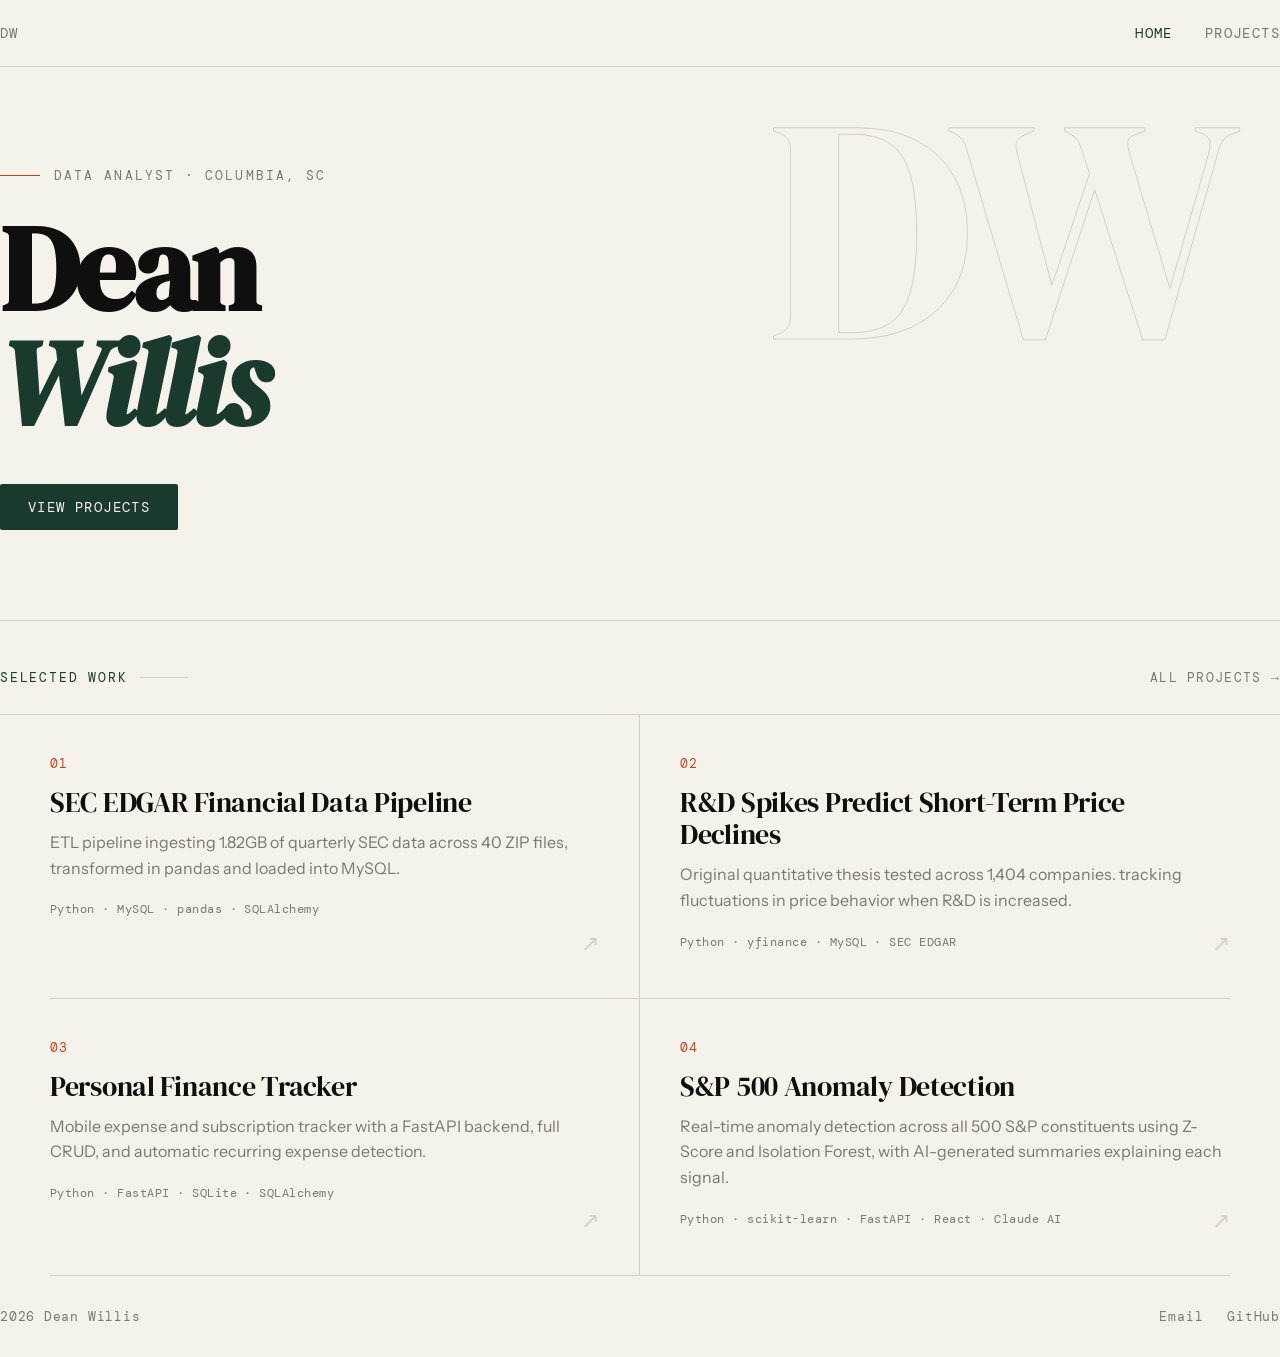
<file: index.html>
<!DOCTYPE html>
<html lang="en">
<head>
<meta charset="UTF-8">
<meta name="viewport" content="width=device-width, initial-scale=1.0">
<title>Dean Willis</title>
<link href="https://fonts.googleapis.com/css2?family=DM+Serif+Display:ital@0;1&family=DM+Mono:wght@400;500&family=Instrument+Sans:wght@400;500;600&display=swap" rel="stylesheet">
<link rel="stylesheet" href="style.css">
<script async src="https://www.googletagmanager.com/gtag/js?id=G-CZ1LBD2NJX"></script>
<script>
  window.dataLayer = window.dataLayer || [];
  function gtag(){dataLayer.push(arguments);}
  gtag('js', new Date());
  gtag('config', 'G-CZ1LBD2NJX');
</script>
</head>
<body>
<nav>
<div class="container nav-inner">
<a class="nav-name" href="index.html">DW</a>
<div class="nav-links">
<a href="index.html" class="active">Home</a>
<a href="projects.html">Projects</a>
</div>
</div>
</nav>
<section class="hero-section">
<div class="container hero-inner">
<div class="hero-num">DW</div>
<div class="hero-label">Data Analyst · Columbia, SC</div>
<h1 class="hero-name">
      Dean<br>
<em>Willis</em>
</h1>
<p class="hero-tagline"><strong>  </strong></p>
<div class="hero-actions">
<a class="btn-primary" href="projects.html">View Projects</a>
</div>
</div>
</section>
<div class="container section-header">
<div class="section-header-label">Selected Work</div>
<a class="section-header-link" href="projects.html">All projects →</a>
</div>
<section class="projects-section">
<div class="container project-teasers">
<a class="teaser" href="projects.html#edgar-pipeline">
<div class="teaser-num">01</div>
<div class="teaser-title">SEC EDGAR Financial Data Pipeline</div>
<div class="teaser-desc">ETL pipeline ingesting 1.82GB of quarterly SEC data across 40 ZIP files, transformed in pandas and loaded into MySQL.</div>
<div class="teaser-stack">Python · MySQL · pandas · SQLAlchemy</div>
<div class="teaser-arrow">↗</div>
</a>
<a class="teaser" href="projects.html#rd-spikes">
<div class="teaser-num">02</div>
<div class="teaser-title">R&amp;D Spikes Predict Short-Term Price Declines</div>
<div class="teaser-desc">Original quantitative thesis tested across 1,404 companies. tracking fluctuations in price behavior when R&D is increased.</div>
<div class="teaser-stack">Python · yfinance · MySQL · SEC EDGAR</div>
<div class="teaser-arrow">↗</div>
</a>
<a class="teaser" href="projects.html#expense-tracker">
<div class="teaser-num">03</div>
<div class="teaser-title">Personal Finance Tracker</div>
<div class="teaser-desc">Mobile expense and subscription tracker with a FastAPI backend, full CRUD, and automatic recurring expense detection.</div>
<div class="teaser-stack">Python · FastAPI · SQLite · SQLAlchemy</div>
<div class="teaser-arrow">↗</div>
</a>
<a class="teaser" href="projects.html#anomaly-detector">
<div class="teaser-num">04</div>
<div class="teaser-title">S&amp;P 500 Anomaly Detection</div>
<div class="teaser-desc">Real-time anomaly detection across all 500 S&amp;P constituents using Z-Score and Isolation Forest, with AI-generated summaries explaining each signal.</div>
<div class="teaser-stack">Python · scikit-learn · FastAPI · React · Claude AI</div>
<div class="teaser-arrow">↗</div>
</a>
</div>
</section>
<footer>
<div class="container footer-inner">
<span class="footer-copy">2026 Dean Willis</span>
<div class="footer-links">
<a href="mailto:Deanwillis@outlook.com">Email</a>
<a href="https://github.com/DeanHenryWillis" target="_blank">GitHub</a>
</div>
</div>
</footer>
</body>
</html>
</file>
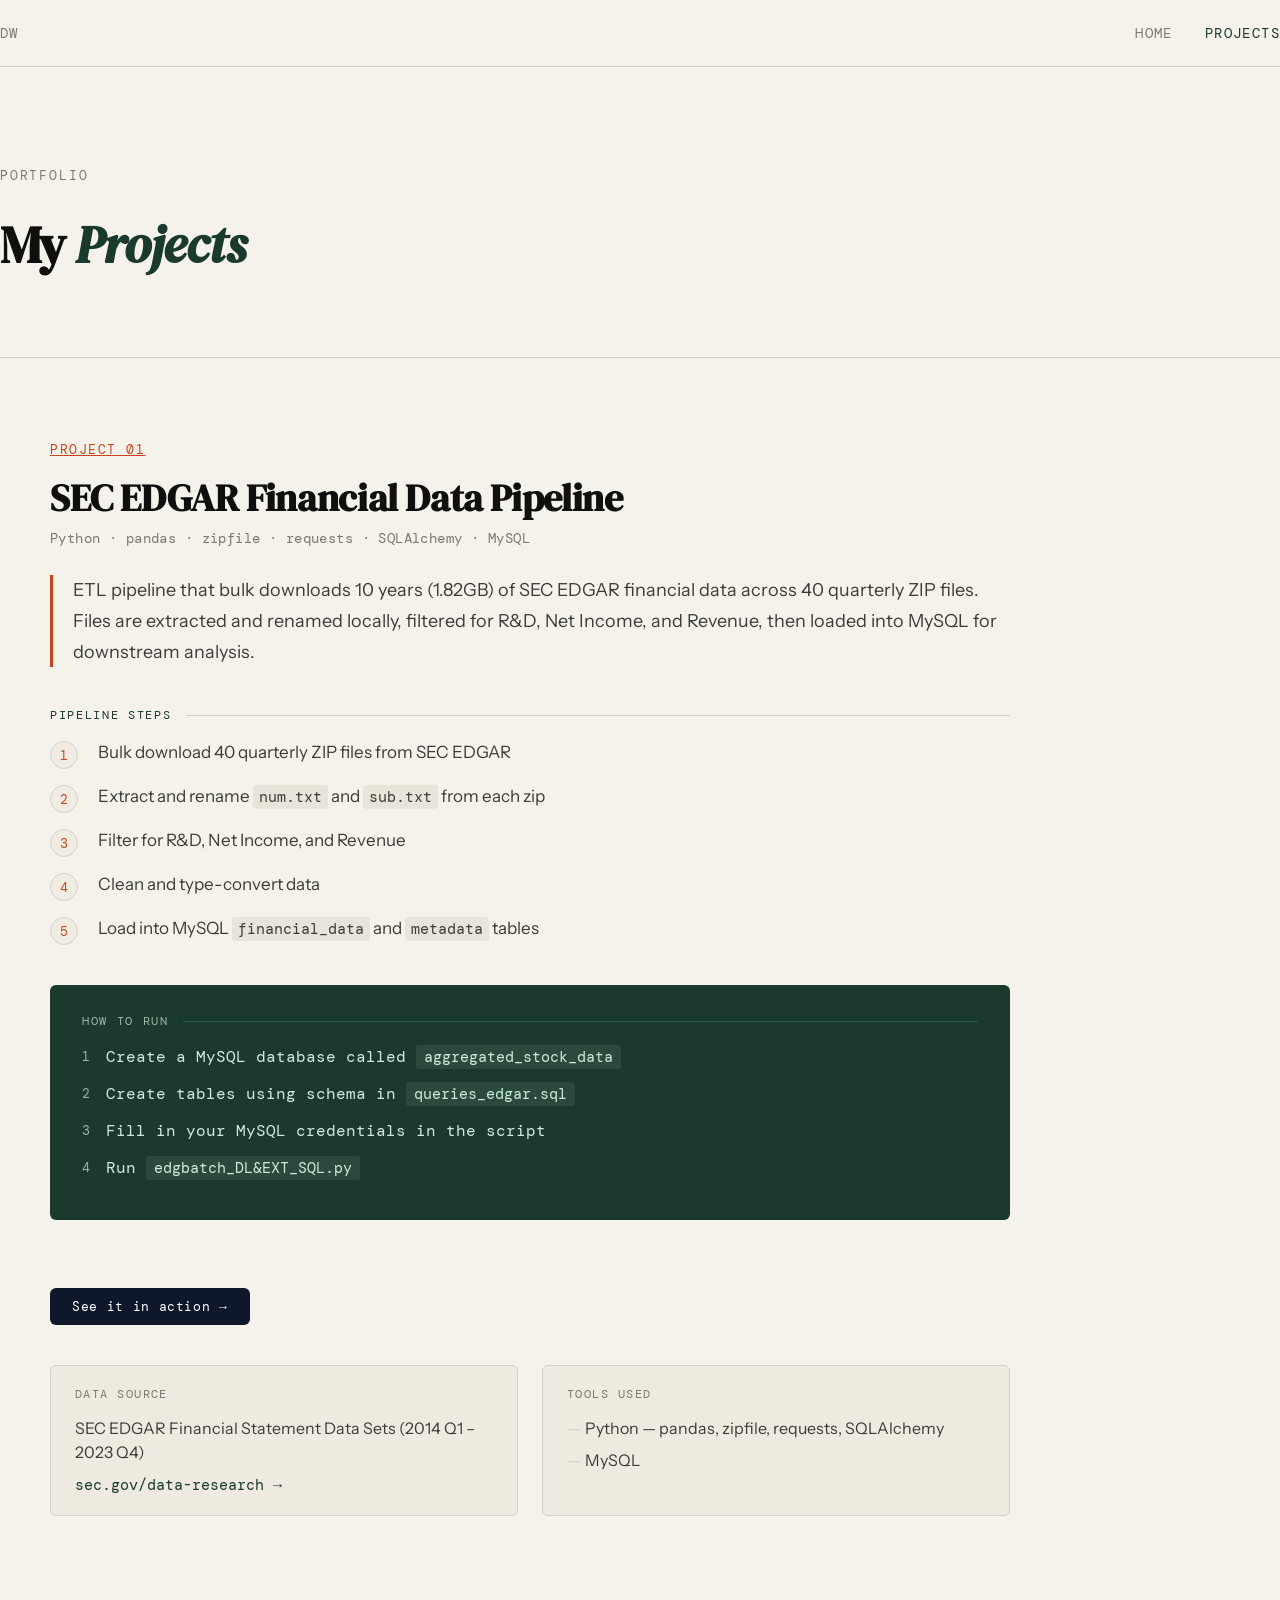
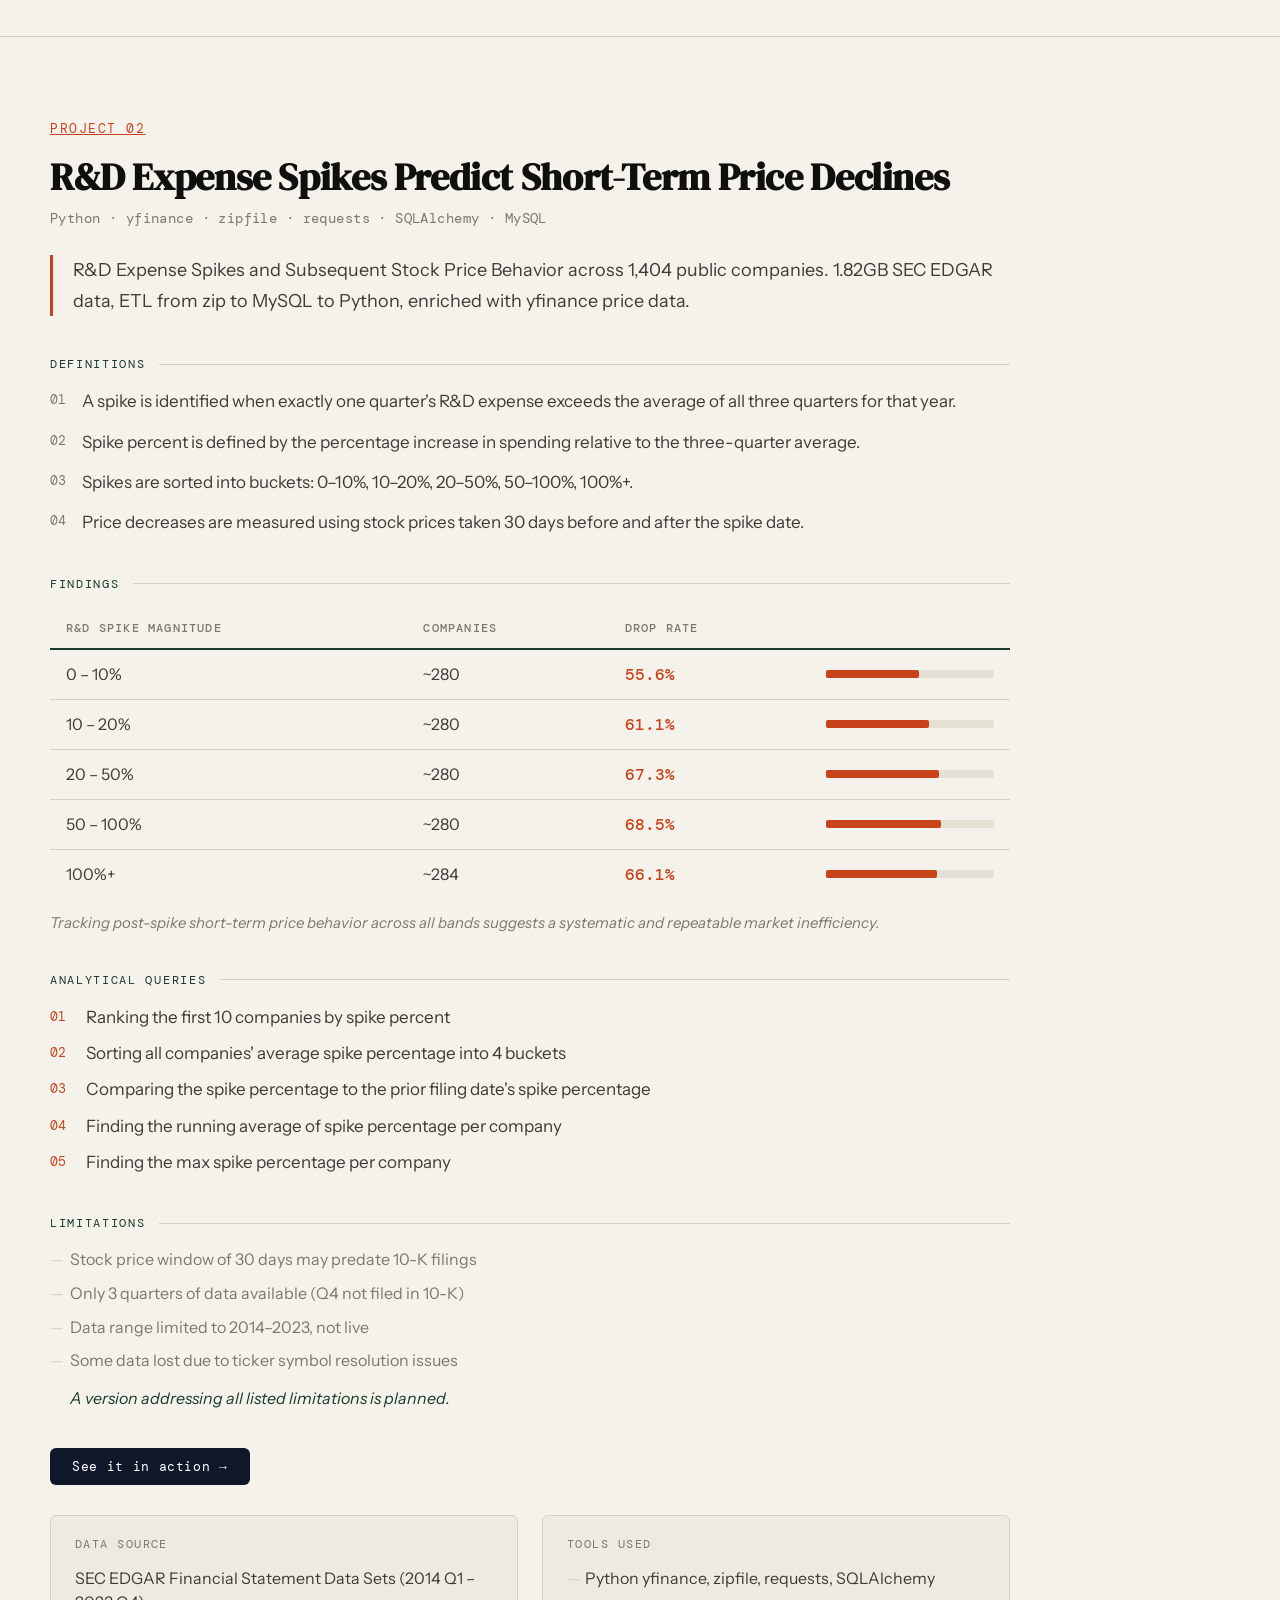
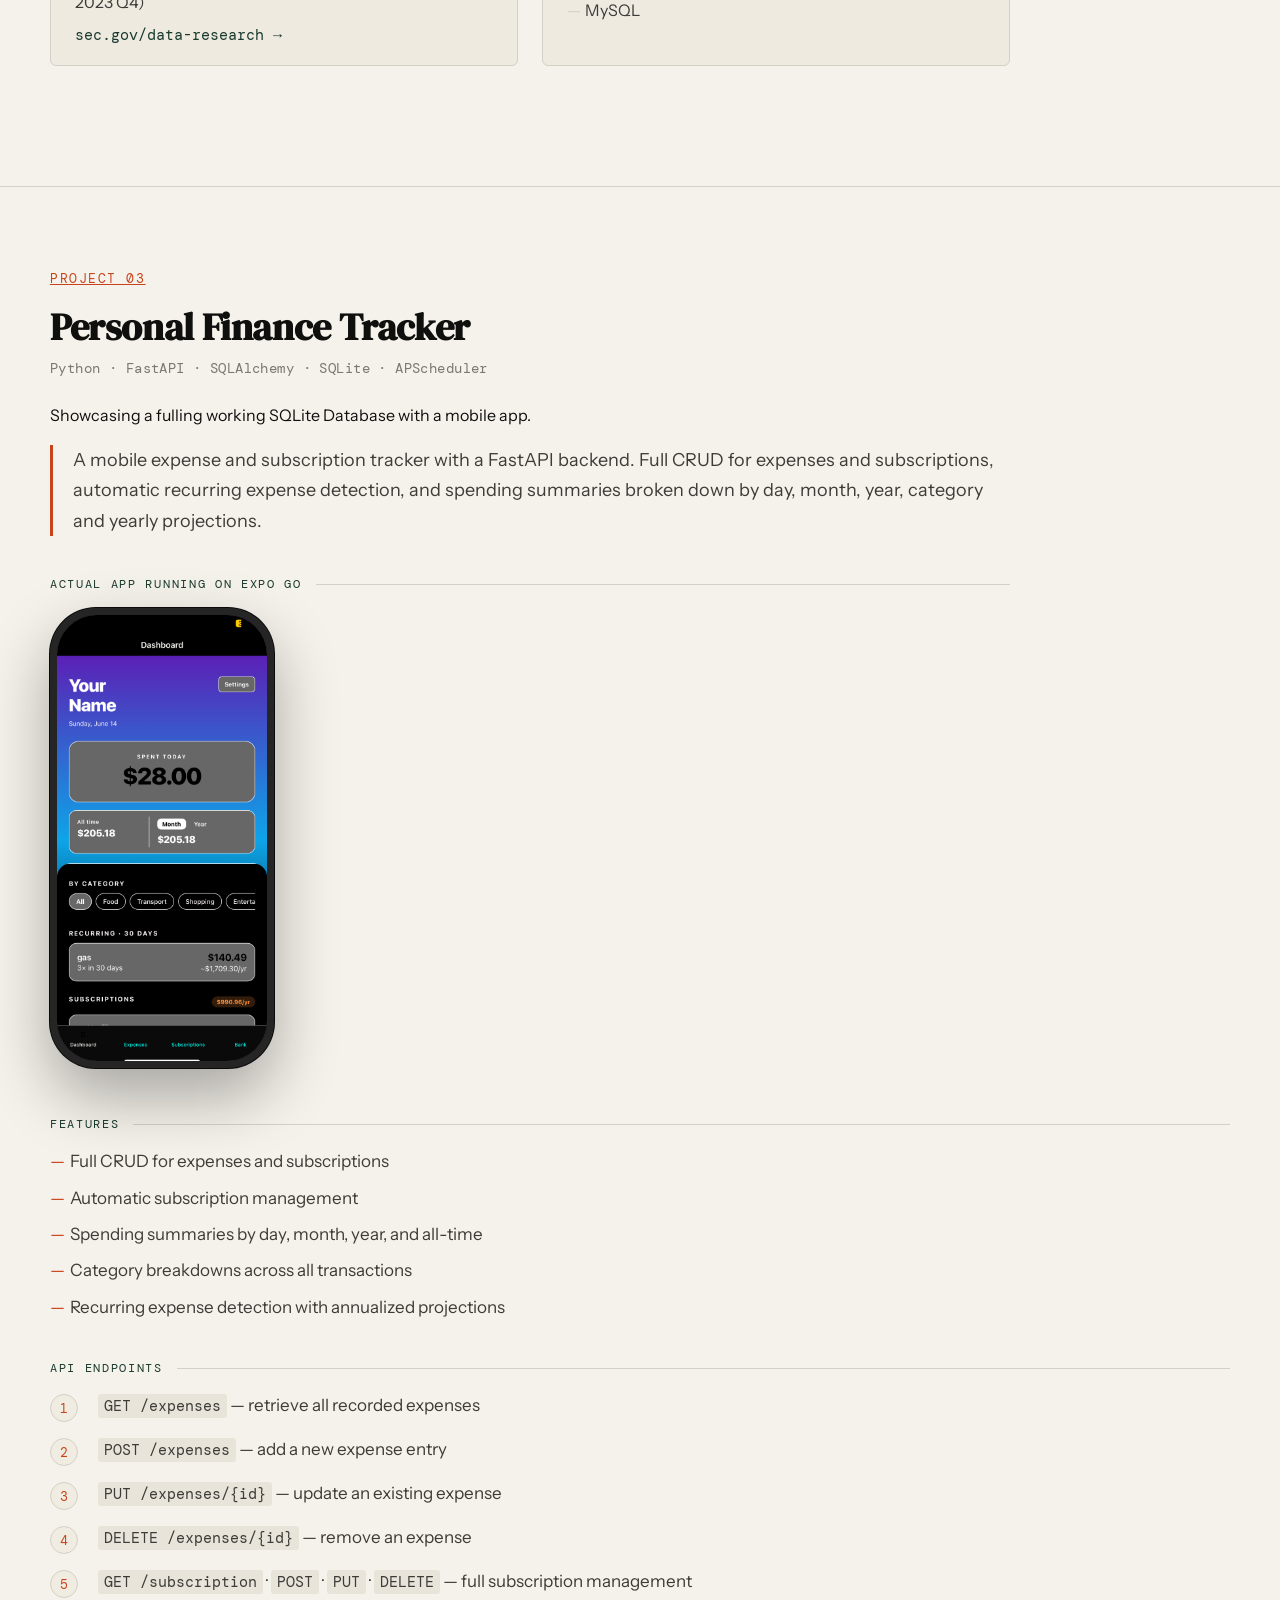
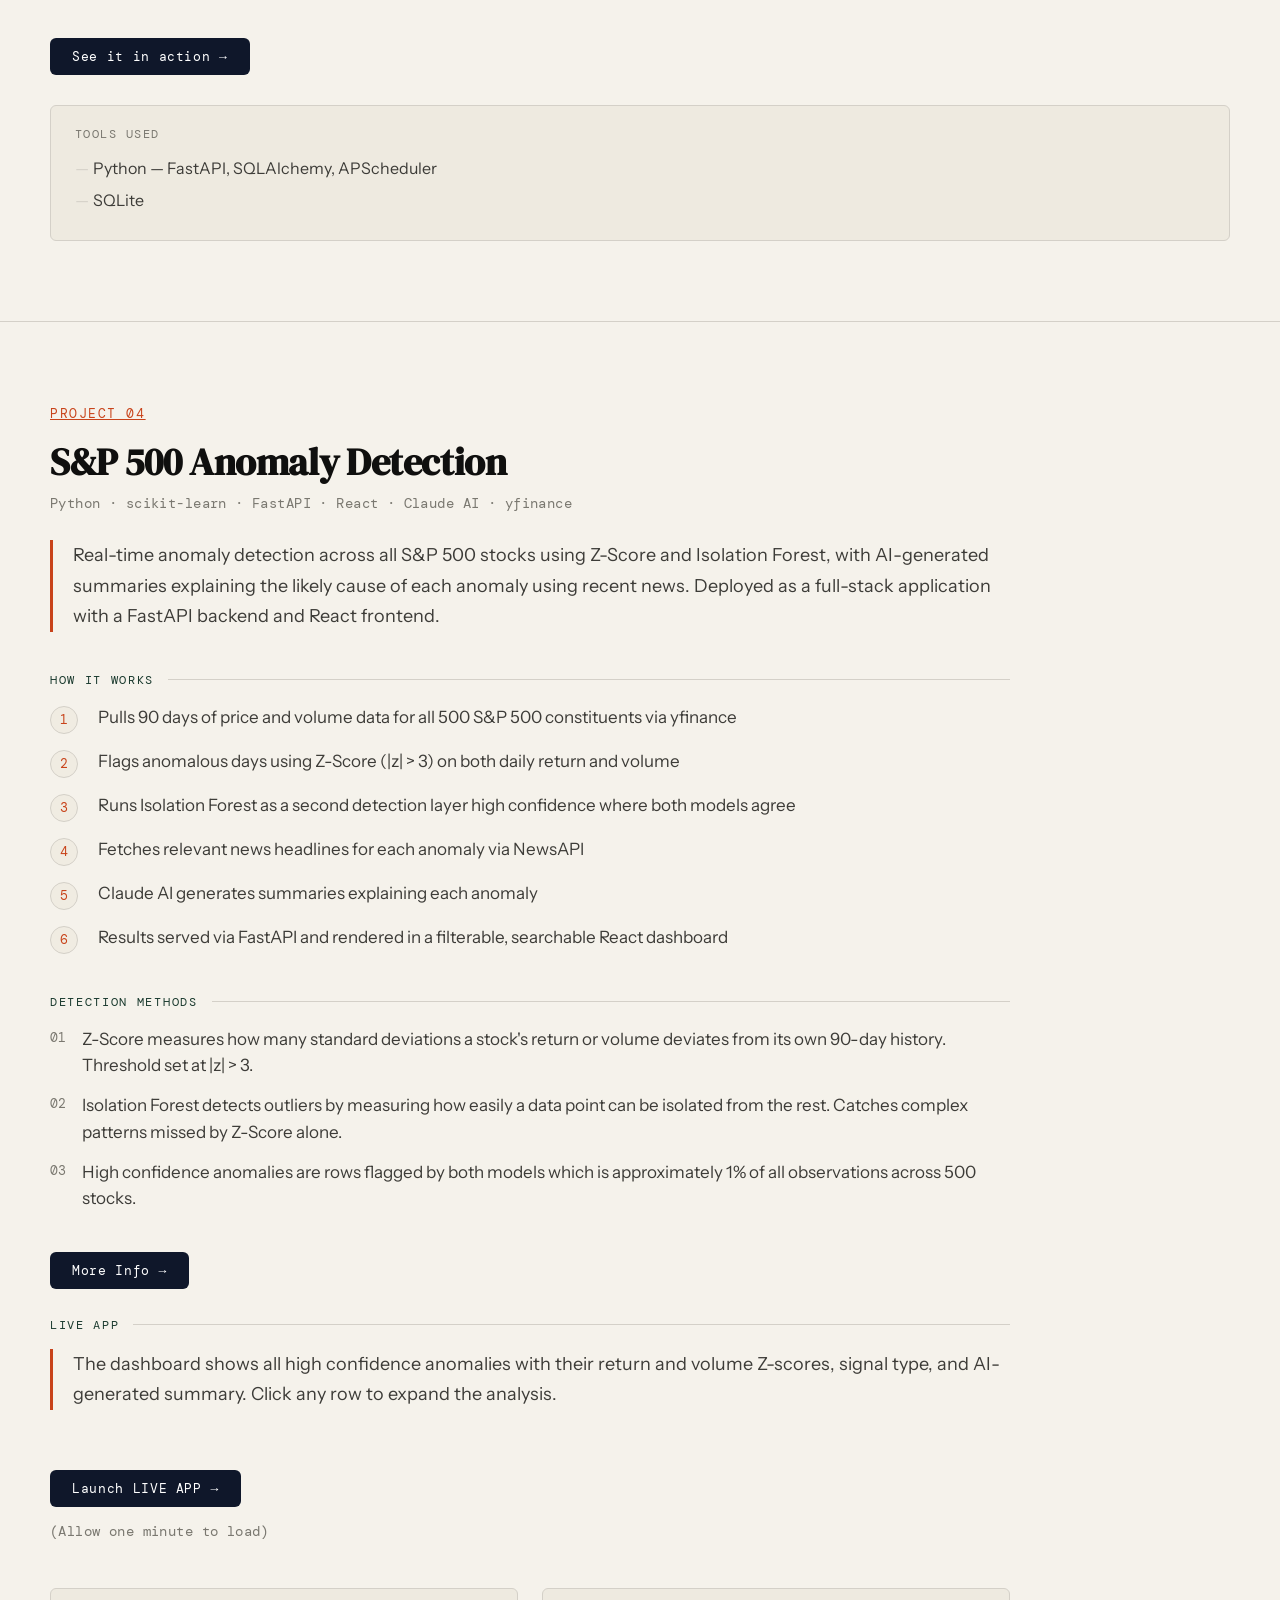
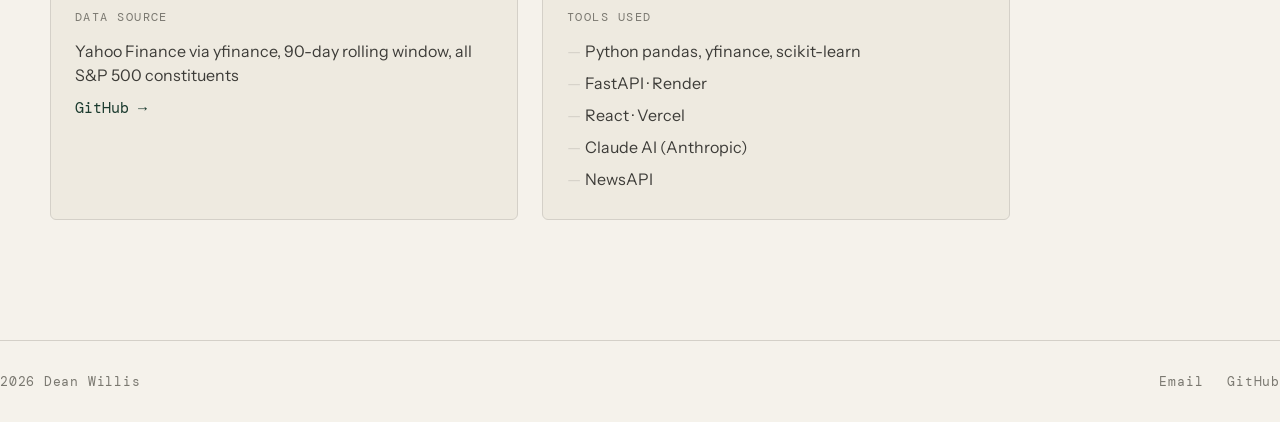
<file: projects.html>
<!DOCTYPE html>
<html lang="en">
<head>
<meta charset="UTF-8">
<meta name="viewport" content="width=device-width, initial-scale=1.0">
<title>Projects Dean Willis</title>
<link href="https://fonts.googleapis.com/css2?family=DM+Serif+Display:ital@0;1&family=DM+Mono:wght@400;500&family=Instrument+Sans:wght@400;500;600&display=swap" rel="stylesheet">
<link rel="stylesheet" href="style.css">
<script async src="https://www.googletagmanager.com/gtag/js?id=G-CZ1LBD2NJX"></script>
<script>
  window.dataLayer = window.dataLayer || [];
  function gtag(){dataLayer.push(arguments);}
  gtag('js', new Date());
  gtag('config', 'G-CZ1LBD2NJX');
</script>
</head>
<body>

<nav>
  <div class="container nav-inner">
    <a class="nav-name" href="index.html">DW</a>
    <div class="nav-links">
      <a href="index.html">Home</a>
      <a href="projects.html" class="active">Projects</a>
    </div>
  </div>
</nav>

<header class="page-header-section">
  <div class="container page-header-inner">
    <p>&nbsp;</p>
    <div class="page-label">Portfolio</div>
    <p>&nbsp;</p>
    <h1 class="page-title">My <em>Projects</em></h1>
    <p>&nbsp;</p>
  </div>
</header>

<main>

  <section class="project-section" id="edgar-pipeline">
    <div class="container">
      <div class="project-content">
        <a class="project-eyebrow" href="https://github.com/DeanHenryWillis/ETL-pipeline" target="_blank" rel="noopener noreferrer">Project 01</a>
        <p>&nbsp;</p>
        <h2 class="project-title">SEC EDGAR Financial Data Pipeline</h2>
        <div class="project-stack">Python · pandas · zipfile · requests · SQLAlchemy · MySQL</div>
        <p class="project-overview">ETL pipeline that bulk downloads 10 years (1.82GB) of SEC EDGAR financial data across 40 quarterly ZIP files. Files are extracted and renamed locally, filtered for R&D, Net Income, and Revenue, then loaded into MySQL for downstream analysis.</p>

        <div class="sub-label">Pipeline Steps</div>
        <div class="steps">
          <div class="step"><div class="step-num">1</div><div class="step-text">Bulk download 40 quarterly ZIP files from SEC EDGAR</div></div>
          <div class="step"><div class="step-num">2</div><div class="step-text">Extract and rename <code>num.txt</code> and <code>sub.txt</code> from each zip</div></div>
          <div class="step"><div class="step-num">3</div><div class="step-text">Filter for R&amp;D, Net Income, and Revenue</div></div>
          <div class="step"><div class="step-num">4</div><div class="step-text">Clean and type-convert data</div></div>
          <div class="step"><div class="step-num">5</div><div class="step-text">Load into MySQL <code>financial_data</code> and <code>metadata</code> tables</div></div>
        </div>

        <div class="run-block">
          <div class="sub-label">How to Run</div>
          <div class="run-step"><div class="run-num">1</div><div class="run-text">Create a MySQL database called <code>aggregated_stock_data</code></div></div>
          <div class="run-step"><div class="run-num">2</div><div class="run-text">Create tables using schema in <code>queries_edgar.sql</code></div></div>
          <div class="run-step"><div class="run-num">3</div><div class="run-text">Fill in your MySQL credentials in the script</div></div>
          <div class="run-step"><div class="run-num">4</div><div class="run-text">Run <code>edgbatch_DL&amp;EXT_SQL.py</code></div></div>
        </div>

          <a href="walkthrough.html#edgar-pipeline"
          style="display:inline-block;margin-top:28px;padding:10px 22px;background:#0f172a;color:#fff;text-decoration:none;font-family:'DM Mono',monospace;font-size:13px;letter-spacing:0.05em;border-radius:6px;">See it in action →</a>
          <p>&emsp;</p>
          <p>&emsp;</p>

        <div class="two-col">
          <div class="info-block">
            <div class="info-block-title">Data Source</div>
            <p>SEC EDGAR Financial Statement Data Sets (2014 Q1 – 2023 Q4)</p>
            <a href="https://www.sec.gov/data-research/sec-markets-data/financial-statement-data-sets-archive" target="_blank">sec.gov/data-research →</a>
          </div>
          <div class="info-block">
            <div class="info-block-title">Tools Used</div>
            <ul>
              <li>Python — pandas, zipfile, requests, SQLAlchemy</li>
              <li>MySQL</li>
            </ul>
          </div>
        </div>
      </div>
    </div>
  </section>

  <section class="project-section" id="rd-spikes">
    <div class="container">
      <div class="project-content">
        <a class="project-eyebrow" href="https://github.com/DeanHenryWillis/Edgar-rd-pipeline" target="_blank" rel="noopener noreferrer">Project 02</a>
        <p>&nbsp;</p>
        <h2 class="project-title">R&amp;D Expense Spikes Predict Short-Term Price Declines</h2>
        <div class="project-stack">Python · yfinance · zipfile · requests · SQLAlchemy · MySQL</div>
        <p class="project-overview">R&amp;D Expense Spikes and Subsequent Stock Price Behavior across 1,404 public companies. 1.82GB SEC EDGAR data, ETL from zip to MySQL to Python, enriched with yfinance price data.</p>

        <div class="sub-label">Definitions</div>
        <div class="defs">
          <div class="def-item"><div class="def-num">01</div><div class="def-text">A spike is identified when exactly one quarter's R&amp;D expense exceeds the average of all three quarters for that year.</div></div>
          <div class="def-item"><div class="def-num">02</div><div class="def-text">Spike percent is defined by the percentage increase in spending relative to the three-quarter average.</div></div>
          <div class="def-item"><div class="def-num">03</div><div class="def-text">Spikes are sorted into buckets: 0–10%, 10–20%, 20–50%, 50–100%, 100%+.</div></div>
          <div class="def-item"><div class="def-num">04</div><div class="def-text">Price decreases are measured using stock prices taken 30 days before and after the spike date.</div></div>
        </div>

        <div class="sub-label">Findings</div>
        <div class="findings-wrap">
          <table class="findings-table">
            <thead>
              <tr>
                <th>R&amp;D Spike Magnitude</th>
                <th>Companies</th>
                <th>Drop Rate</th>
                <th class="bar-cell"></th>
              </tr>
            </thead>
            <tbody>
              <tr>
                <td>0 – 10%</td><td>~280</td>
                <td><span class="drop-rate">55.6%</span></td>
                <td class="bar-cell"><div class="bar-bg"><div class="bar-fill" style="width:55.6%"></div></div></td>
              </tr>
              <tr>
                <td>10 – 20%</td><td>~280</td>
                <td><span class="drop-rate">61.1%</span></td>
                <td class="bar-cell"><div class="bar-bg"><div class="bar-fill" style="width:61.1%"></div></div></td>
              </tr>
              <tr>
                <td>20 – 50%</td><td>~280</td>
                <td><span class="drop-rate">67.3%</span></td>
                <td class="bar-cell"><div class="bar-bg"><div class="bar-fill" style="width:67.3%"></div></div></td>
              </tr>
              <tr>
                <td>50 – 100%</td><td>~280</td>
                <td><span class="drop-rate">68.5%</span></td>
                <td class="bar-cell"><div class="bar-bg"><div class="bar-fill" style="width:68.5%"></div></div></td>
              </tr>
              <tr>
                <td>100%+</td><td>~284</td>
                <td><span class="drop-rate">66.1%</span></td>
                <td class="bar-cell"><div class="bar-bg"><div class="bar-fill" style="width:66.1%"></div></div></td>
              </tr>
            </tbody>
          </table>
          <p class="findings-note">Tracking post-spike short-term price behavior across all bands suggests a systematic and repeatable market inefficiency.</p>
        </div>

        <div class="sub-label">Analytical Queries</div>
        <div class="queries">
          <ol>
            <li>Ranking the first 10 companies by spike percent</li>
            <li>Sorting all companies' average spike percentage into 4 buckets</li>
            <li>Comparing the spike percentage to the prior filing date's spike percentage</li>
            <li>Finding the running average of spike percentage per company</li>
            <li>Finding the max spike percentage per company</li>
          </ol>
        </div>

        <div class="sub-label">Limitations</div>
        <div class="limitations">
          <ul>
            <li>Stock price window of 30 days may predate 10-K filings</li>
            <li>Only 3 quarters of data available (Q4 not filed in 10-K)</li>
            <li>Data range limited to 2014–2023, not live</li>
            <li>Some data lost due to ticker symbol resolution issues</li>
          </ul>
          <p class="limitation-note">A version addressing all listed limitations is planned.</p>
        </div>
        <a href="walkthrough.html#rd-spikes" style="display:inline-block;margin-bottom:30px;padding:10px 22px;background:#0f172a;color:#fff;text-decoration:none;font-family:'DM Mono',monospace;font-size:13px;letter-spacing:0.05em;border-radius:6px;">See it in action →</a>

        <div class="two-col">
          <div class="info-block">
            <div class="info-block-title">Data Source</div>
            <p>SEC EDGAR Financial Statement Data Sets (2014 Q1 – 2023 Q4)</p>
            <a href="https://www.sec.gov/data-research/sec-markets-data/financial-statement-data-sets-archive" target="_blank">sec.gov/data-research →</a>
          </div>
          <div class="info-block">
            <div class="info-block-title">Tools Used</div>
            <ul>
              <li>Python  yfinance, zipfile, requests, SQLAlchemy</li>
              <li>MySQL</li>
            </ul>
          </div>
        </div>
      </div>
    </div>
  </section>

  <section class="project-section" id="expense-tracker">
    <div class="container">
      <div class="project-content">
        <a class="project-eyebrow" href="https://github.com/DeanHenryWillis/Net-Worth-Tracker" target="_blank" rel="noopener noreferrer">Project 03</a>
        <p>&nbsp;</p>
        <h2 class="project-title">Personal Finance Tracker</h2>
        <div class="project-stack">Python · FastAPI · SQLAlchemy · SQLite · APScheduler</div>
        <p>Showcasing a fulling working SQLite Database with a mobile app.</p>
        <p>&nbsp;</p>
        <p class="project-overview">A mobile expense and subscription tracker with a FastAPI backend. Full CRUD for expenses and subscriptions, automatic recurring expense detection, and spending summaries broken down by day, month, year, category and yearly projections.</p>

        <div class="sub-label">Actual App Running on Expo Go</div>
        <div class="iphone-wrap">
          <div class="iphone-shell">
                <div class="iphone-screen">
                  <img src="IMG_6105.PNG" alt="Iphone App">
              </div>

              <div class="iphone-placeholder">
                <div class="iphone-placeholder-icon">
                  <svg width="18" height="18" viewBox="0 0 24 24" fill="none" stroke="#555" stroke-width="1.5">
                    <polygon points="5 3 19 12 5 21 5 3"/>
                  </svg>
                </div>
              </div>
            </div>
          </div>
        </div>

        <div class="sub-label">Features</div>
        <div class="feature-list">
          <ul>
            <li>Full CRUD for expenses and subscriptions</li>
            <li>Automatic subscription management</li>
            <li>Spending summaries by day, month, year, and all-time</li>
            <li>Category breakdowns across all transactions</li>
            <li>Recurring expense detection with annualized projections</li>
          </ul>
        </div>

        <div class="sub-label">API Endpoints</div>
        <div class="steps">
          <div class="step"><div class="step-num">1</div><div class="step-text"><code>GET /expenses</code> — retrieve all recorded expenses</div></div>
          <div class="step"><div class="step-num">2</div><div class="step-text"><code>POST /expenses</code> — add a new expense entry</div></div>
          <div class="step"><div class="step-num">3</div><div class="step-text"><code>PUT /expenses/{id}</code> — update an existing expense</div></div>
          <div class="step"><div class="step-num">4</div><div class="step-text"><code>DELETE /expenses/{id}</code> — remove an expense</div></div>
          <div class="step"><div class="step-num">5</div><div class="step-text"><code>GET /subscription</code> · <code>POST</code> · <code>PUT</code> · <code>DELETE</code> — full subscription management</div></div>
        </div>
        <a href="walkthrough.html#finance-tracker" style="display:inline-block;margin-bottom:30px;padding:10px 22px;background:#0f172a;color:#fff;text-decoration:none;font-family:'DM Mono',monospace;font-size:13px;letter-spacing:0.05em;border-radius:6px;">See it in action →</a>
        <div class="info-block">
          <div class="info-block-title">Tools Used</div>
          <ul>
            <li>Python — FastAPI, SQLAlchemy, APScheduler</li>
            <li>SQLite</li>
          </ul>
        </div>

      </div>
    </div>
  </section>

  <section class="project-section" id="anomaly-detector">
    <div class="container">
      <div class="project-content">
        <a class="project-eyebrow" href="https://github.com/DeanHenryWillis/sp500-anomaly-detector" target="_blank" rel="noopener noreferrer">Project 04</a>
        <p>&nbsp;</p>
        <h2 class="project-title">S&amp;P 500 Anomaly Detection</h2>
        <div class="project-stack">Python · scikit-learn · FastAPI · React · Claude AI · yfinance</div>
        <p class="project-overview">Real-time anomaly detection across all S&amp;P 500 stocks using Z-Score and Isolation Forest, with AI-generated summaries explaining the likely cause of each anomaly using recent news. Deployed as a full-stack application with a FastAPI backend and React frontend.</p>

        <div class="sub-label">How It Works</div>
        <div class="steps">
          <div class="step"><div class="step-num">1</div><div class="step-text">Pulls 90 days of price and volume data for all 500 S&amp;P 500 constituents via yfinance</div></div>
          <div class="step"><div class="step-num">2</div><div class="step-text">Flags anomalous days using Z-Score (|z| &gt; 3) on both daily return and volume</div></div>
          <div class="step"><div class="step-num">3</div><div class="step-text">Runs Isolation Forest as a second detection layer high confidence where both models agree</div></div>
          <div class="step"><div class="step-num">4</div><div class="step-text">Fetches relevant news headlines for each anomaly via NewsAPI</div></div>
          <div class="step"><div class="step-num">5</div><div class="step-text">Claude AI generates summaries explaining each anomaly</div></div>
          <div class="step"><div class="step-num">6</div><div class="step-text">Results served via FastAPI and rendered in a filterable, searchable React dashboard</div></div>
        </div>

        <div class="sub-label">Detection Methods</div>
        <div class="defs">
          <div class="def-item"><div class="def-num">01</div><div class="def-text">Z-Score measures how many standard deviations a stock's return or volume deviates from its own 90-day history. Threshold set at |z| &gt; 3.</div></div>
          <div class="def-item"><div class="def-num">02</div><div class="def-text">Isolation Forest detects outliers by measuring how easily a data point can be isolated from the rest. Catches complex patterns missed by Z-Score alone.</div></div>
          <div class="def-item"><div class="def-num">03</div><div class="def-text">High confidence anomalies are rows flagged by both models which is approximately 1% of all observations across 500 stocks.</div></div>
        </div>
        <a href="walkthrough.html#anomaly-detector" style="display:inline-block;margin-bottom:28px;padding:10px 22px;background:#0f172a;color:#fff;text-decoration:none;font-family:'DM Mono',monospace;font-size:13px;letter-spacing:0.05em;border-radius:6px;">More Info →</a>
        <div class="sub-label">Live App</div>
        <p class="project-overview">The dashboard shows all high confidence anomalies with their return and volume Z-scores, signal type, and AI-generated summary. Click any row to expand the analysis.</p>
        <p>&nbsp;</p>
        <a href="https://sp500-anomaly-detector.vercel.app" target="_blank" rel="noopener noreferrer" onclick="gtag('event', 'launch_app_click', {'event_category': 'engagement', 'event_label': 'SP500 Anomaly Detector'})"style="display:inline-block;padding:10px 22px;background:#0f172a;color:#fff;text-decoration:none;font-family:'DM Mono',monospace;font-size:13px;letter-spacing:0.05em;border-radius:6px;">Launch LIVE APP →</a>
        <div style="margin-top:15px;"  class="project-stack">(Allow one minute to load)</div>
        <p>&nbsp;</p>

        <div class="two-col">
          <div class="info-block">
            <div class="info-block-title">Data Source</div>
            <p>Yahoo Finance via yfinance, 90-day rolling window, all S&amp;P 500 constituents</p>
            <a href="https://github.com/DeanHenryWillis/sp500-anomaly-detector" target="_blank">GitHub →</a>
          </div>
          <div class="info-block">
            <div class="info-block-title">Tools Used</div>
            <ul>
              <li>Python pandas, yfinance, scikit-learn</li>
              <li>FastAPI · Render</li>
              <li>React · Vercel</li>
              <li>Claude AI (Anthropic)</li>
              <li>NewsAPI</li>
            </ul>
          </div>
        </div>
      </div>
    </div>
  </section>

</main>

<footer class="footer-section">
  <div class="container footer-inner">
    <span class="footer-copy">2026 Dean Willis</span>
    <div class="footer-links">
      <a href="mailto:Deanwillis@outlook.com">Email</a>
      <a href="https://github.com/DeanHenryWillis" target="_blank">GitHub</a>
    </div>
  </div>
</footer>

</body>
</html>
</file>
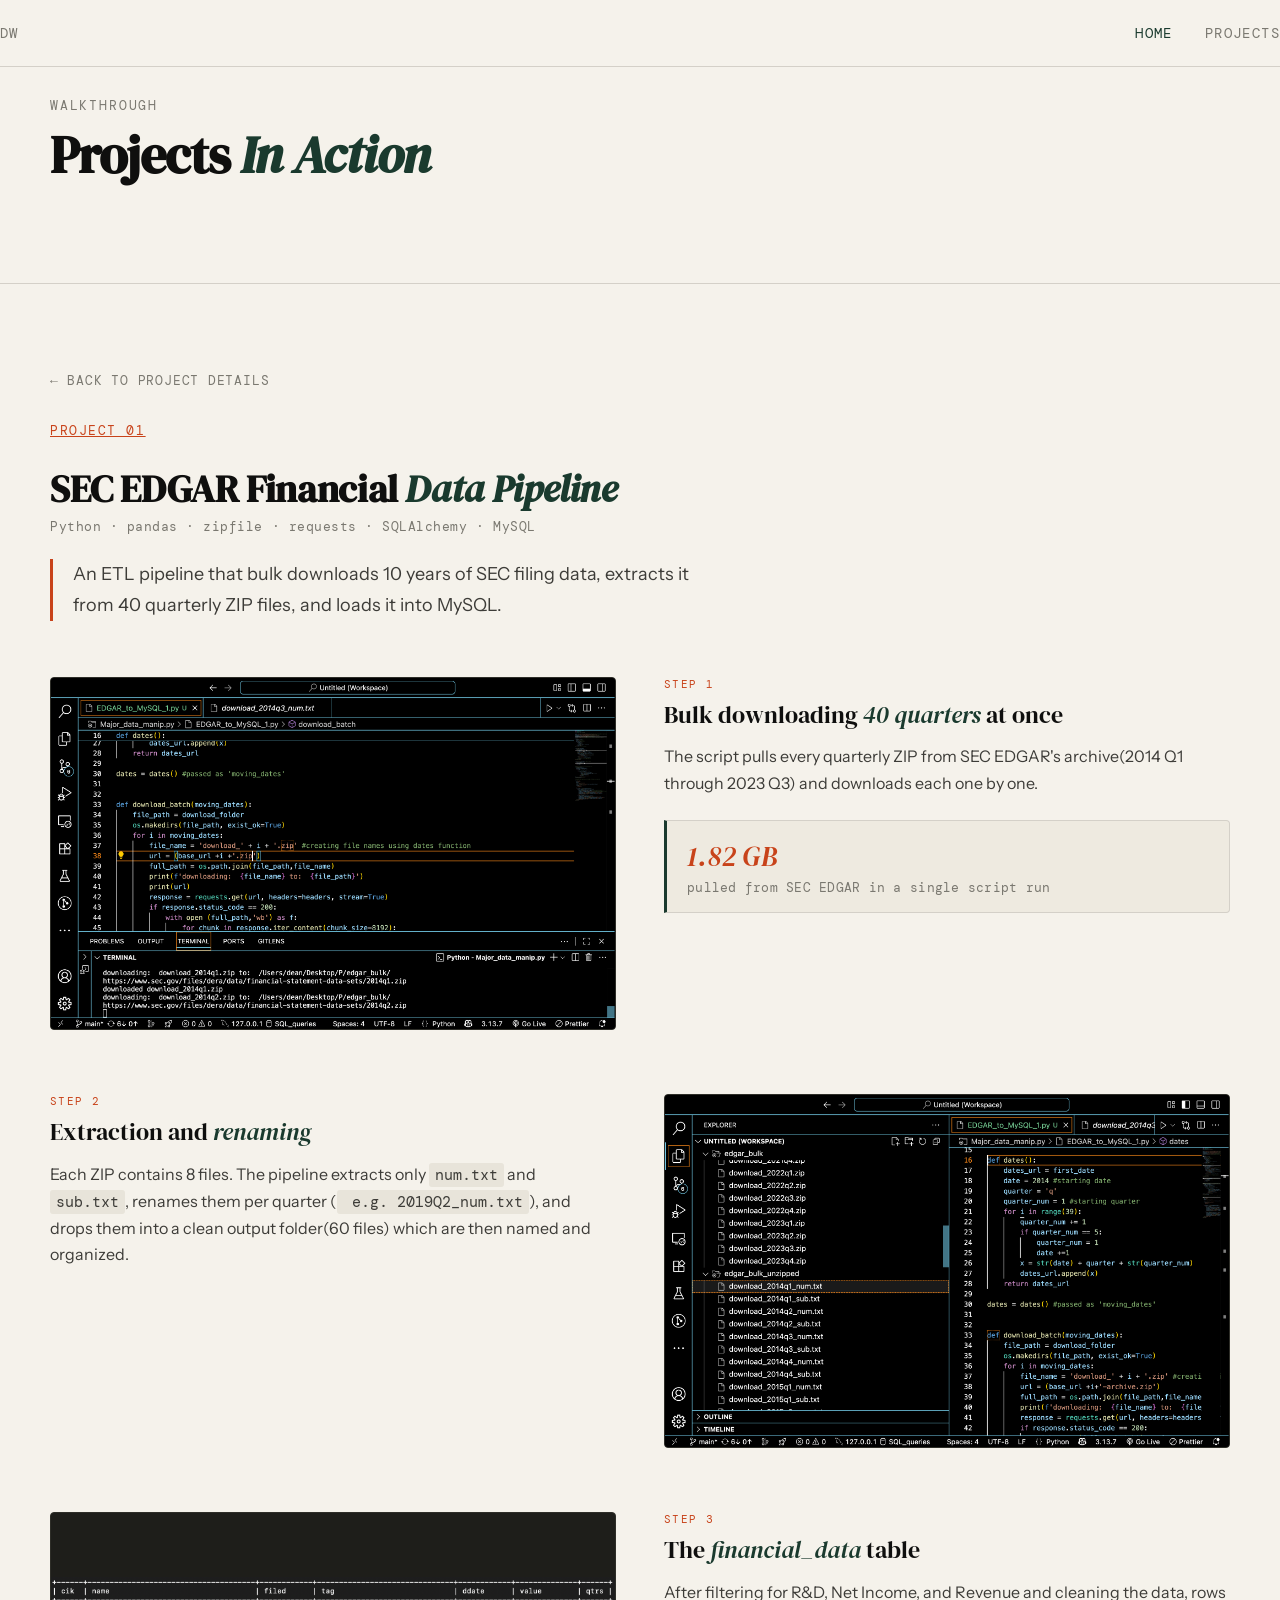
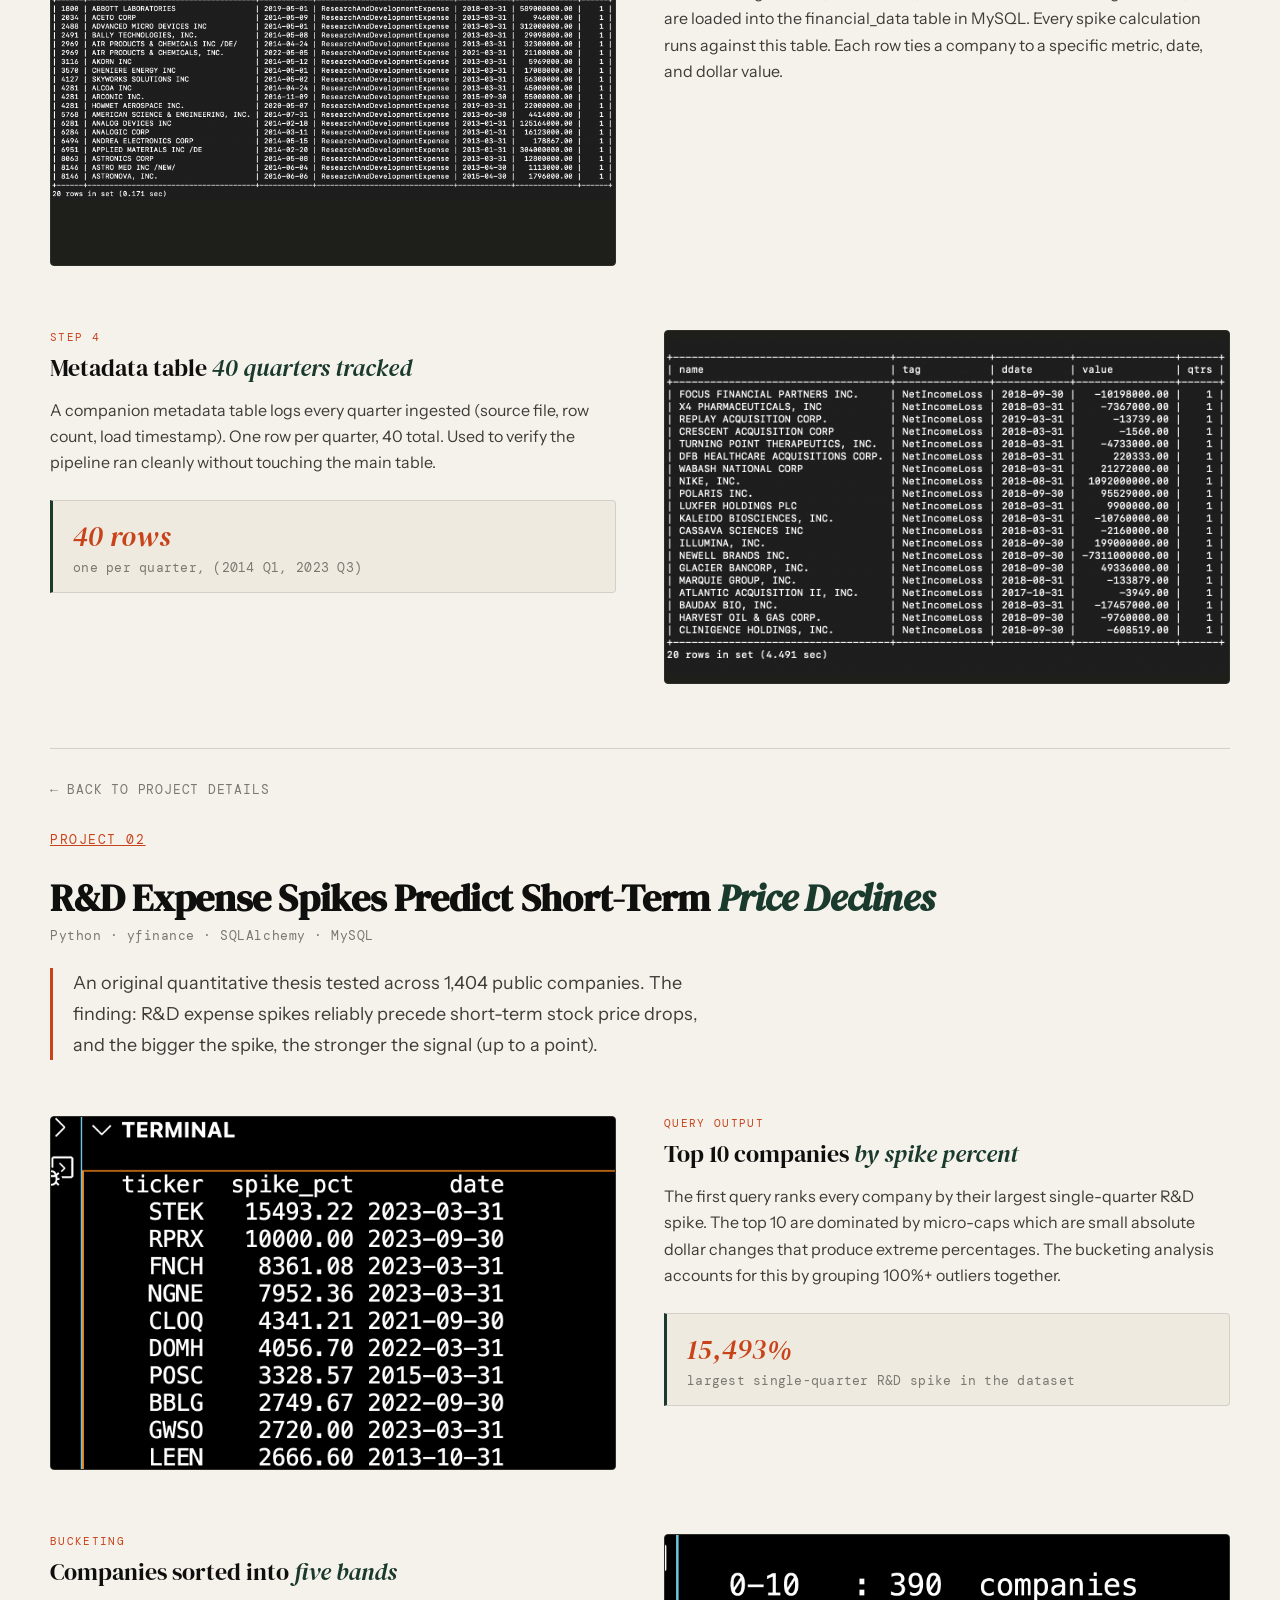
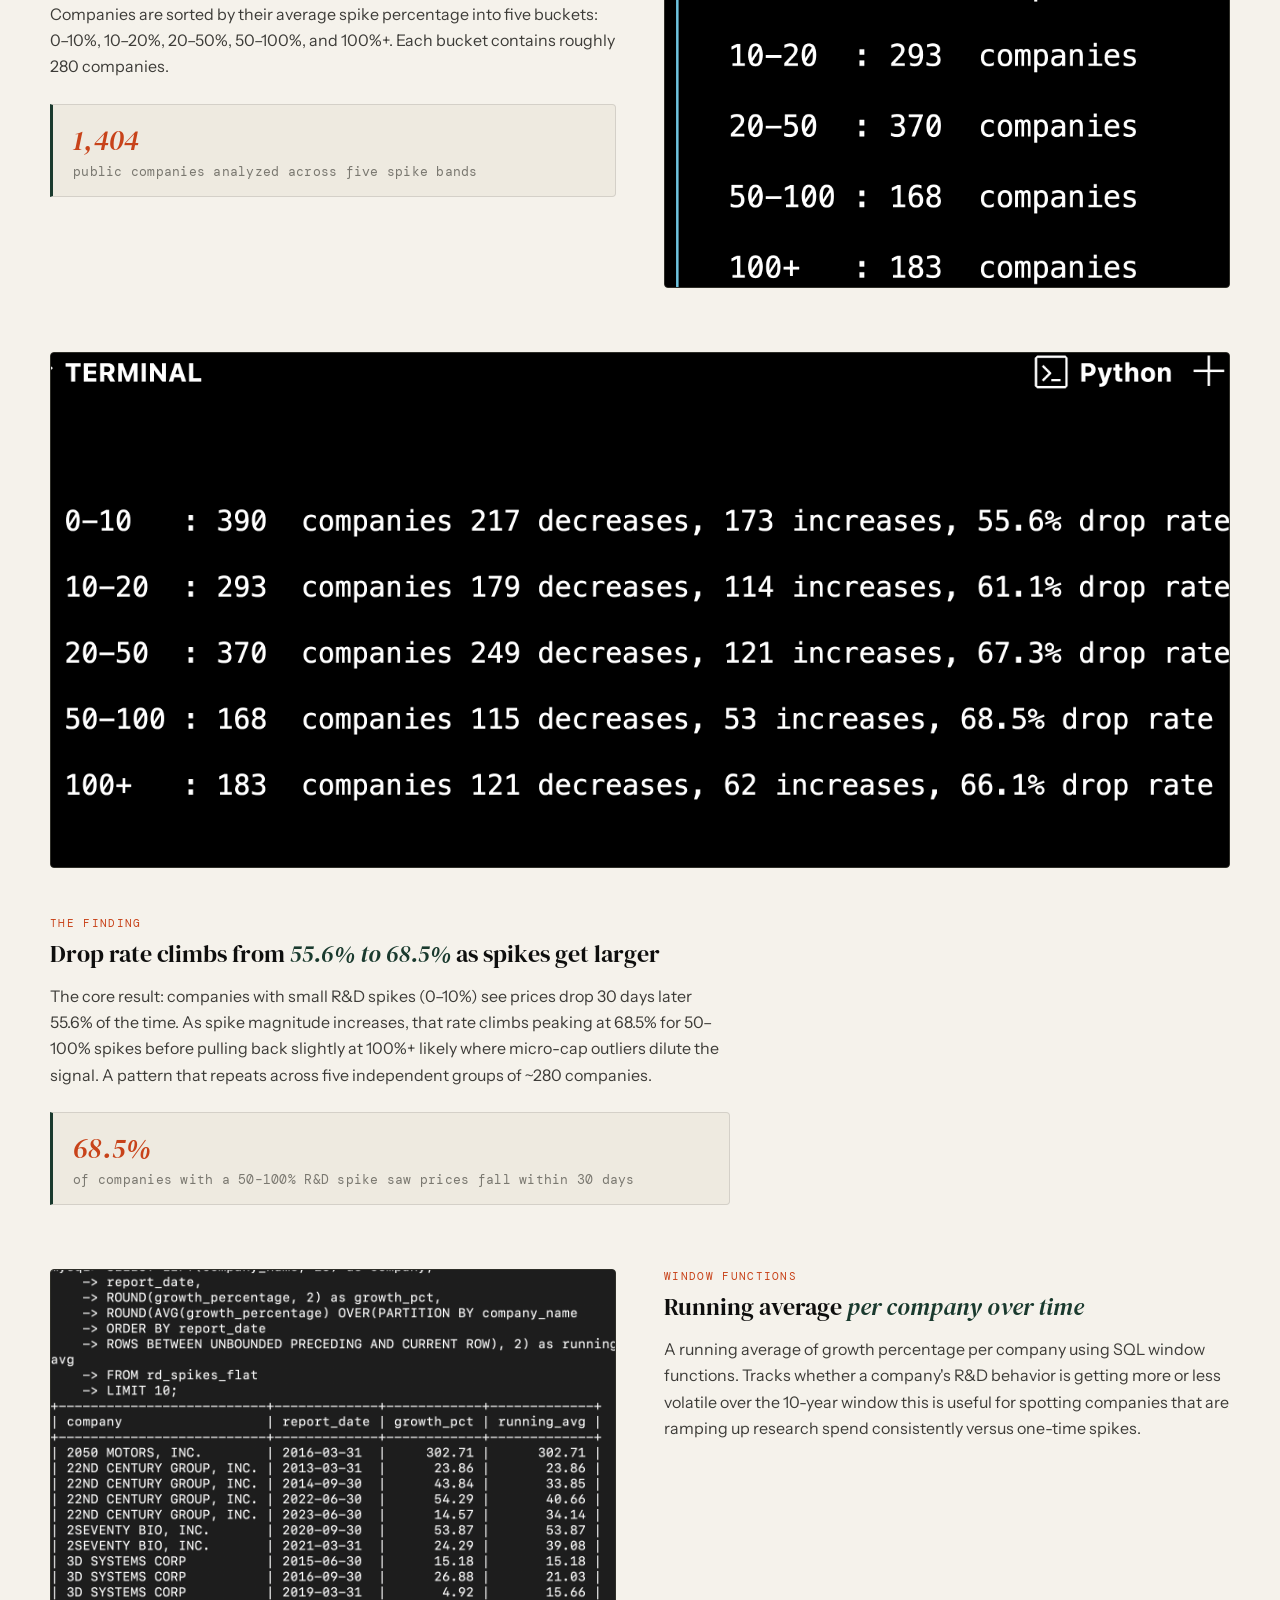
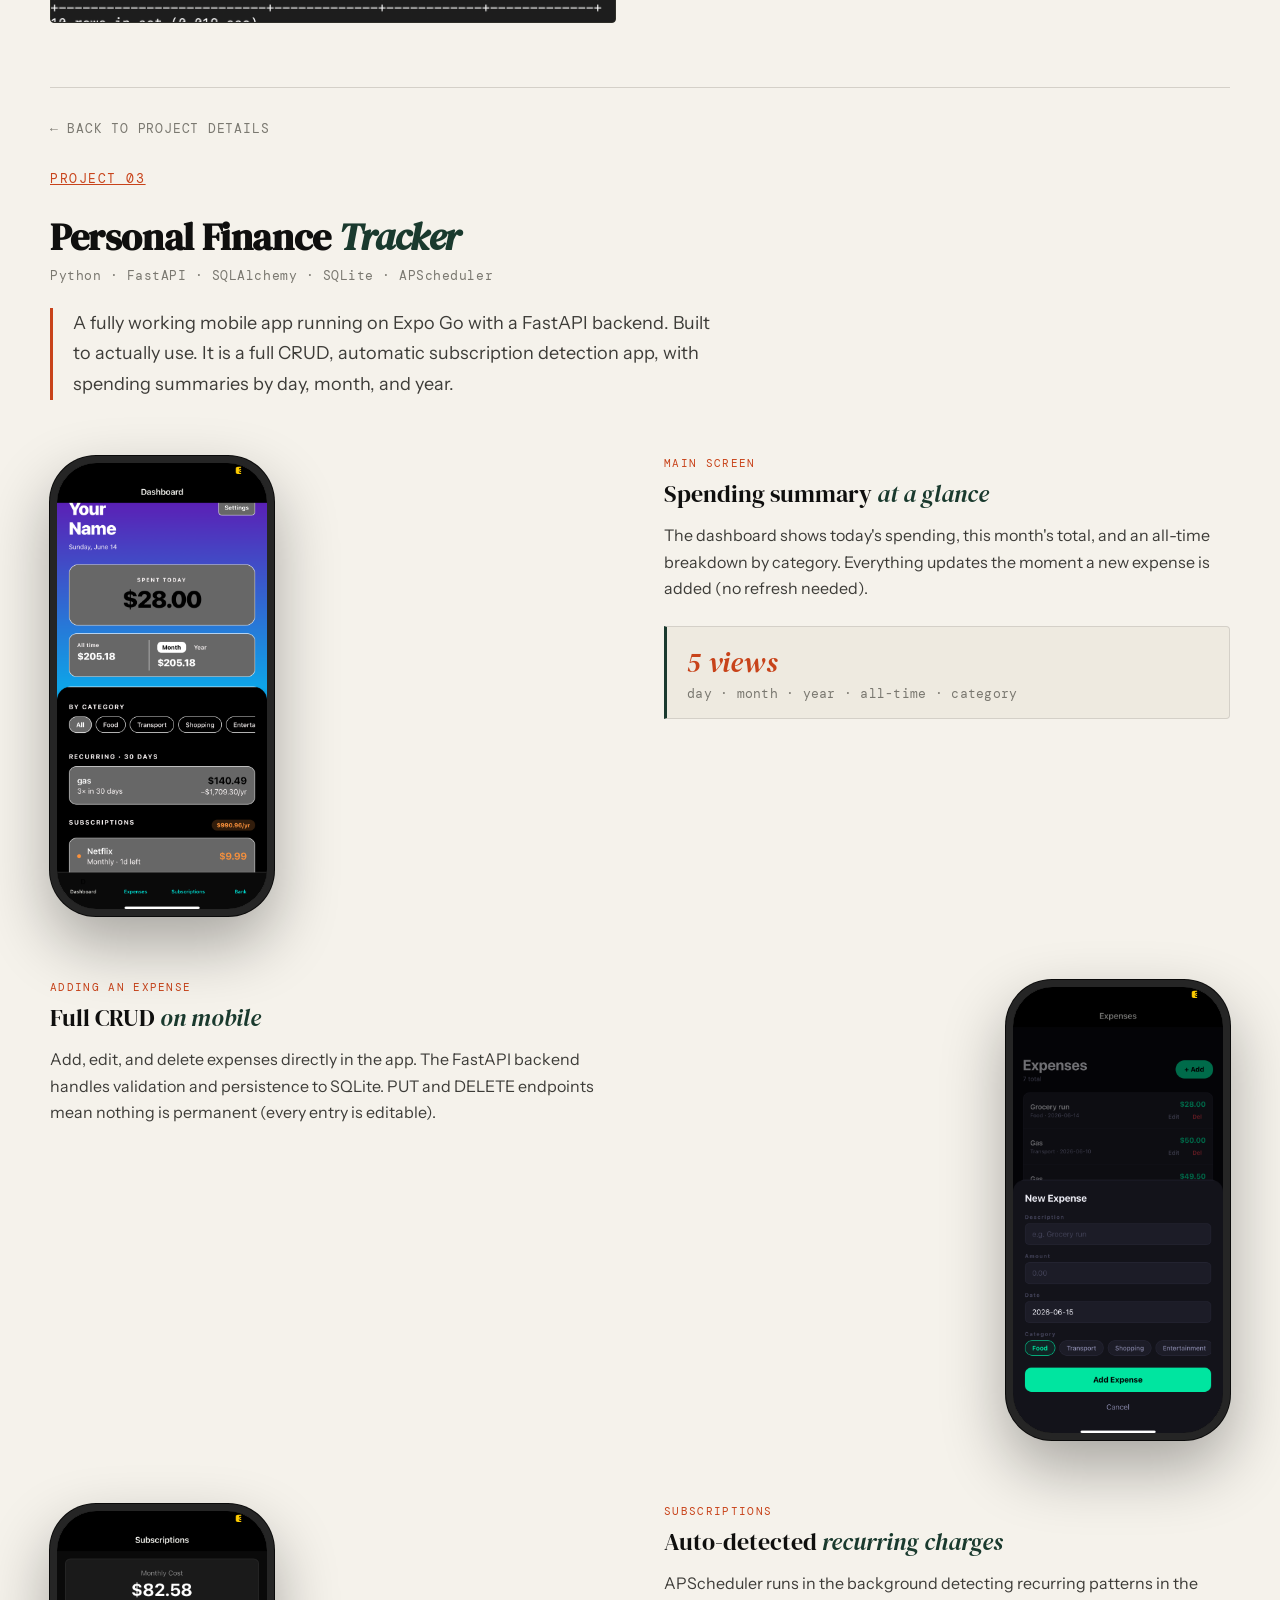
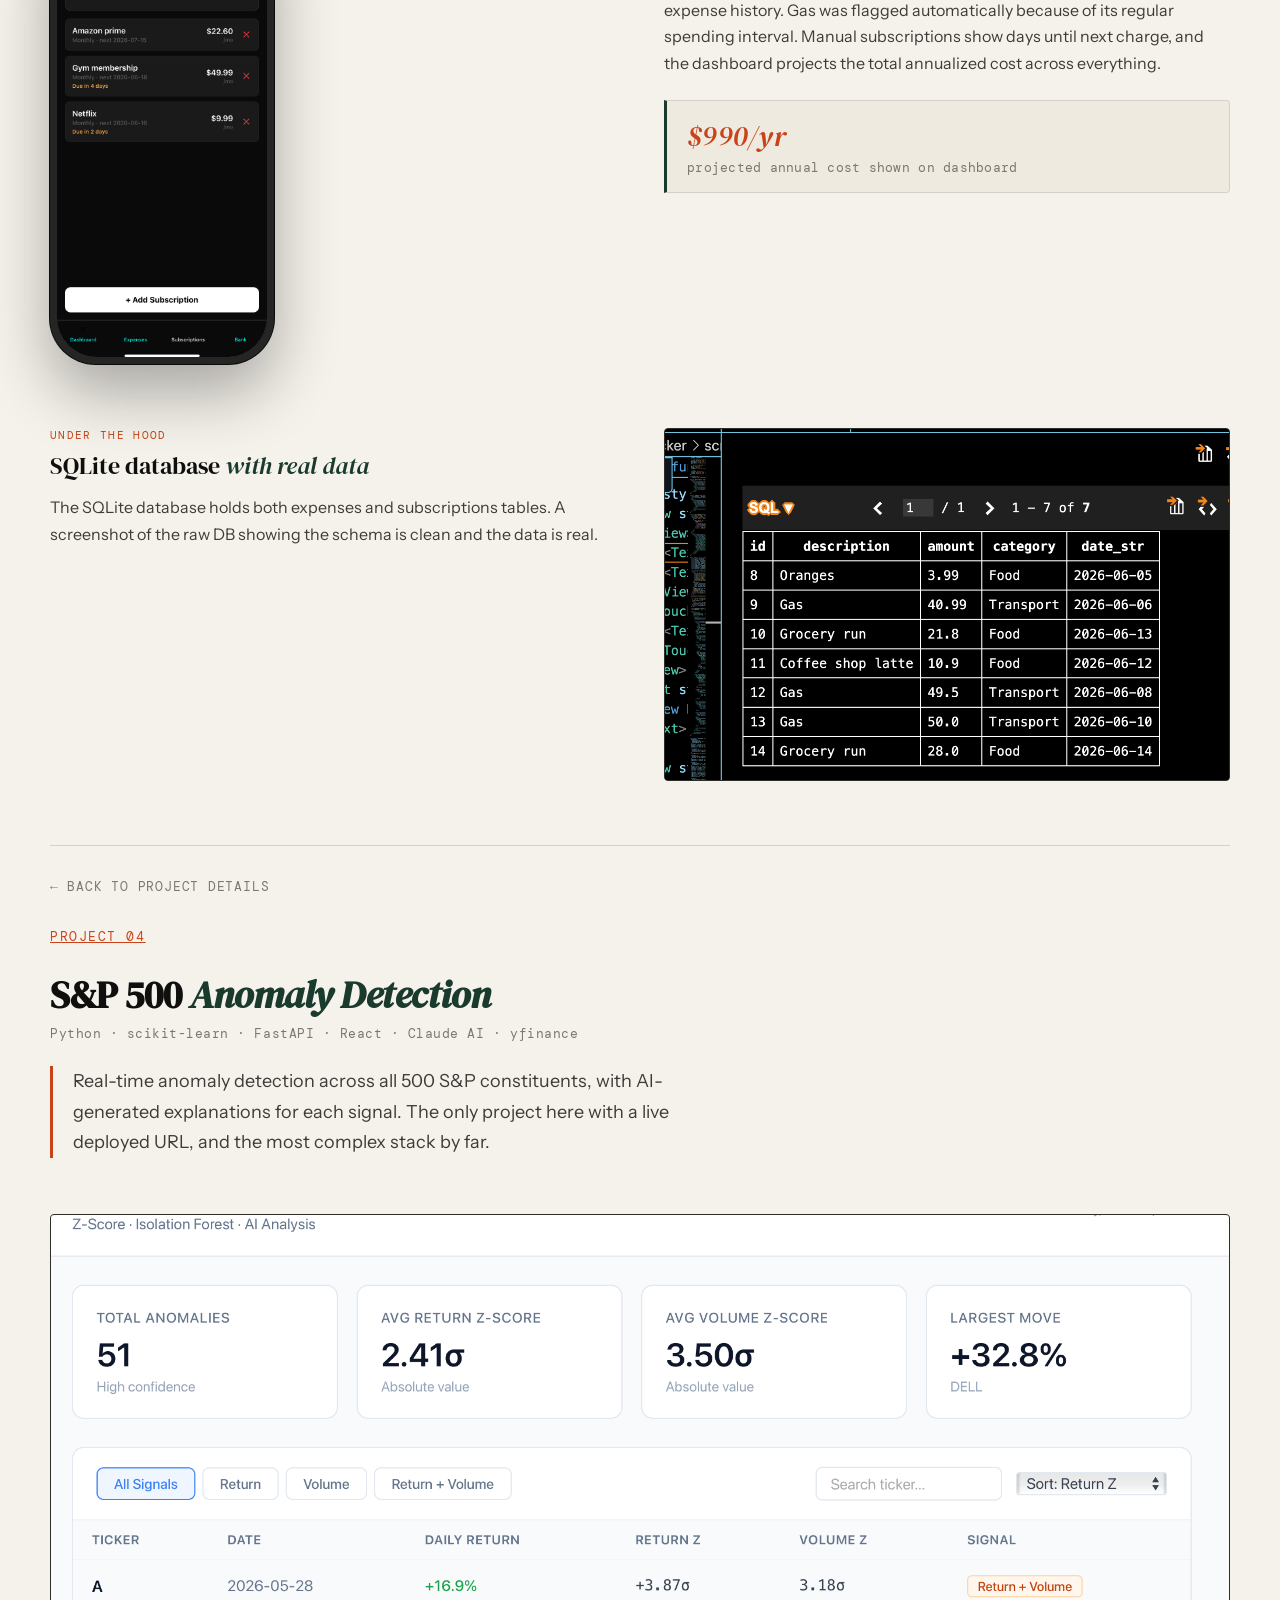
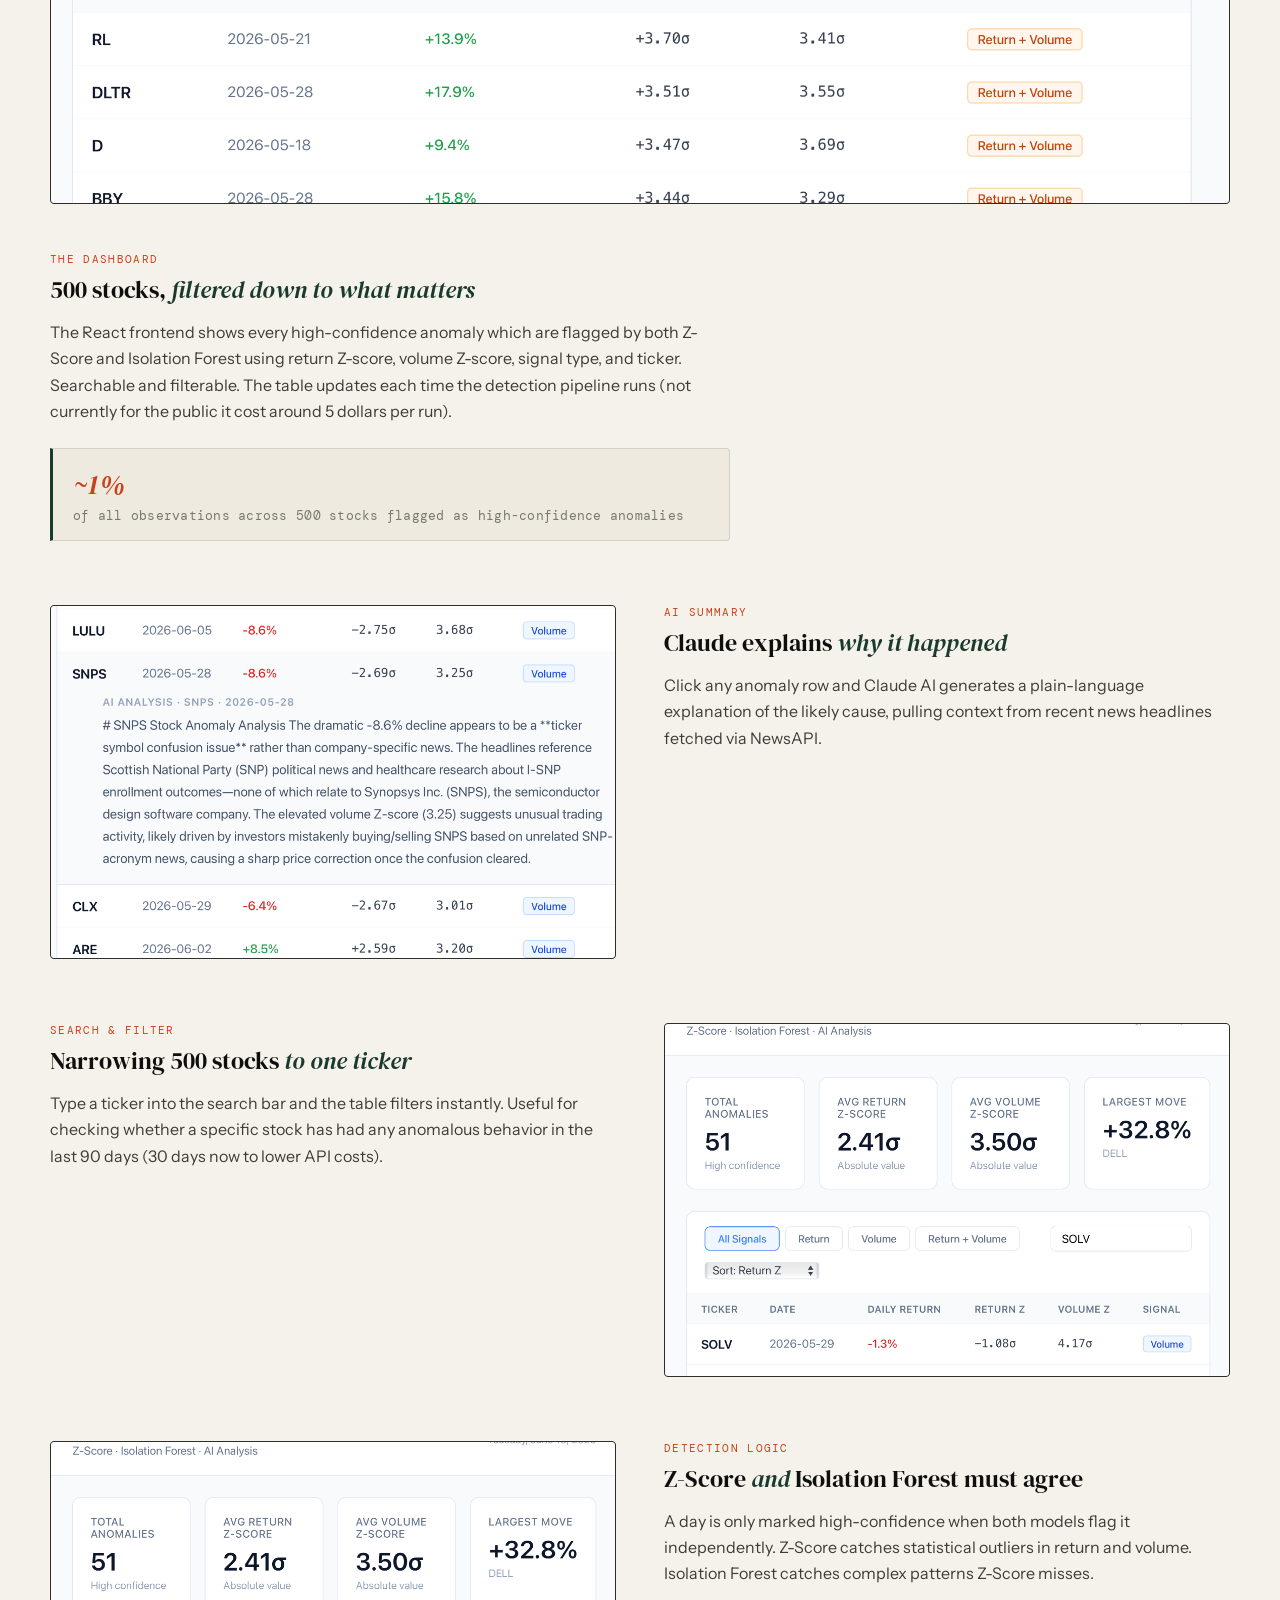
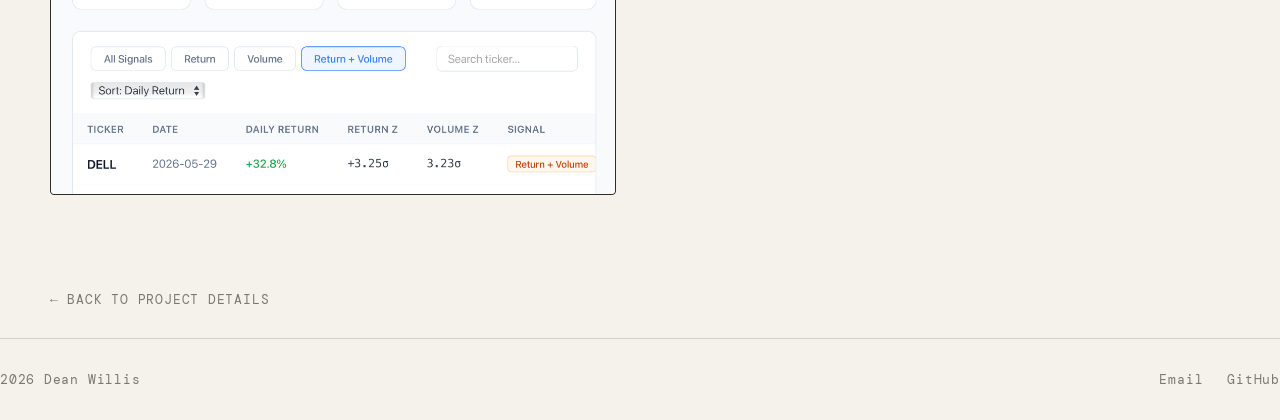
<file: walkthrough.html>
<!DOCTYPE html>
<html lang="en">
<head>
<meta charset="UTF-8">
<meta name="viewport" content="width=device-width, initial-scale=1.0">
<title>Projects In Action — Dean Willis</title>
<link href="https://fonts.googleapis.com/css2?family=DM+Serif+Display:ital@0;1&family=DM+Mono:wght@400;500&family=Instrument+Sans:wght@400;500;600&display=swap" rel="stylesheet">
<link rel="stylesheet" href="style.css">
</head>
<body>

<nav>
    <div class="container nav-inner">
        <a class="nav-name" href="index.html">DW</a>
        <div class="nav-links">
            <a href="index.html" class="active">Home</a>
            <a href="projects.html">Projects</a>
        </div>
    </div>
</nav>

<header class="page-header-section">
  <div class="container">
    <div style="margin-top: 30px;" class="page-label">Walkthrough</div>
    <h1 style="margin-bottom: 100px;" class="page-title">Projects <em>In Action</em></h1>
  </div>
</header>


<main>

<section class="walkthrough-section" id="edgar-pipeline">
  <div class="container">
    <div class="wt-back">
      <a style="margin-bottom: 30px;" href="projects.html#edgar-pipeline">← Back to project details</a>
    </div>
        <a  class="project-eyebrow"  href="https://github.com/DeanHenryWillis/ETL-pipeline" target="_blank" rel="noopener noreferrer">Project 01</a>
    <h2 style="margin-top: 30px;"  class="wt-title">SEC EDGAR Financial <em>Data Pipeline</em></h2>
    <div class="wt-stack">Python · pandas · zipfile · requests · SQLAlchemy · MySQL</div>
    <p class="wt-intro">An ETL pipeline that bulk downloads 10 years of SEC filing data, extracts it from 40 quarterly ZIP files, and loads it into MySQL. </p>

    <div class="shot-block">
      <div class="shot-frame">
        <img src="Screenshot 2026-06-13 at 11.13.57 AM.png" alt="Download log" class="screenshot-border">
      </div>
      <div class="shot-text">
        <div class="shot-label">Step 1</div>
        <h3 class="shot-heading">Bulk downloading <em>40 quarters</em> at once</h3>
        <p class="shot-body">The script pulls every quarterly ZIP from SEC EDGAR's archive(2014 Q1 through 2023 Q3) and downloads each one by one.</p>
        <div class="shot-stat">
          <strong>1.82 GB</strong>
          pulled from SEC EDGAR in a single script run
        </div>
      </div>
    </div>

    <div class="shot-block reverse">
      <div class="shot-frame">
        <img src="Screenshot 2026-06-13 at 11.06.17 AM.png" alt="Download log" class="screenshot-border">
      </div>
      <div class="shot-text">
        <div class="shot-label">Step 2</div>
        <h3 class="shot-heading">Extraction and <em>renaming</em></h3>
        <p class="shot-body">Each ZIP contains 8 files. The pipeline extracts only <code>num.txt</code> and <code>sub.txt</code>, renames them per quarter (<code> e.g. 2019Q2_num.txt</code>), and drops them into a clean output folder(60 files) which are then named and organized.</p>
      </div>
    </div>

    <div class="shot-block">
      <div class="shot-frame">
        <img src="Screenshot 2026-06-13 at 11.57.14 AM.png" alt="Download log" style="width: 100%; height: auto; display: block;">
      </div>
      <div class="shot-text">
        <div class="shot-label">Step 3</div>
        <h3 class="shot-heading">The <em>financial_data</em> table</h3>
        <p class="shot-body">After filtering for R&D, Net Income, and Revenue and cleaning the data, rows are loaded into the financial_data table in MySQL. Every spike calculation runs against this table. Each row ties a company to a specific metric, date, and dollar value.</p>
      </div>
    </div>

    <div class="shot-block reverse">
      <div class="shot-frame">
        <img src="Screenshot 2026-06-13 at 12.01.03 PM.png" alt="Download log" style="width: 100%; height: 95%; display: block;">
      </div>

      <div class="shot-text">
        <div class="shot-label">Step 4</div>
        <h3 class="shot-heading">Metadata table <em>40 quarters tracked</em></h3>
        <p class="shot-body">A companion metadata table logs every quarter ingested (source file, row count, load timestamp). One row per quarter, 40 total. Used to verify the pipeline ran cleanly without touching the main table.</p>
        <div class="shot-stat">
          <strong>40 rows</strong>
          one per quarter, (2014 Q1, 2023 Q3)
        </div>
      </div>
    </div>
  </div>
</section>



<section class="walkthrough-section" id="rd-spikes">
  <div class="container">
    <div style="border-top: 1px solid var(--rule);" class="wt-back">
      <a style="margin-bottom: 30px;" href="projects.html#rd-spikes">← Back to project details</a>
    </div>
        <a class="project-eyebrow" href="https://github.com/DeanHenryWillis/Edgar-rd-pipeline" target="_blank" rel="noopener noreferrer">Project 02</a>
    <h2 style="margin-top: 30px;" class="wt-title">R&D Expense Spikes Predict Short-Term <em>Price Declines</em></h2>
    <div class="wt-stack">Python · yfinance · SQLAlchemy · MySQL</div>
    <p class="wt-intro">An original quantitative thesis tested across 1,404 public companies. The finding: R&D expense spikes reliably precede short-term stock price drops, and the bigger the spike, the stronger the signal (up to a point).</p>


    <div class="shot-block">
      <div class="shot-frame">
        <img src="Screenshot 2026-06-14 at 12.12.06 PM.png" alt="Download log" style="width: 100%; height: 160%; display: block;">
      </div>

      <div class="shot-text">
        <div class="shot-label">Query Output</div>
        <h3 class="shot-heading">Top 10 companies <em>by spike percent</em></h3>
        <p class="shot-body">The first query ranks every company by their largest single-quarter R&D spike. The top 10 are dominated by micro-caps which are small absolute dollar changes that produce extreme percentages. The bucketing analysis accounts for this by grouping 100%+ outliers together.</p>
        <div class="shot-stat">
          <strong>15,493%</strong>
          largest single-quarter R&D spike in the dataset
        </div>
        </div>
      
    </div>

    <div class="shot-block reverse">
      <div class="shot-frame">
        <img src="Screenshot 2026-06-14 at 2.26.51 PM.png" alt="Download log" style="width: 100%; height: 250%; display: block;" >
      </div>
      <div class="shot-text">
        <div class="shot-label">Bucketing</div>
        <h3 class="shot-heading">Companies sorted into <em>five bands</em></h3>
        <p class="shot-body">Companies are sorted by their average spike percentage into five buckets: 0–10%, 10–20%, 20–50%, 50–100%, and 100%+. Each bucket contains roughly 280 companies.</p>
        <div class="shot-stat">
          <strong>1,404</strong>
            public companies analyzed across five spike bands
        </div>
      </div>
    </div>

    <div class="shot-block full">
      <div class="shot-frame" style="aspect-ratio: 16/7;">
         <img src="Screenshot 2026-06-14 at 2.05.35 PM.png" alt="Download log" style="width: 115%; height: 540px; object-fit: cover; object-position: left center;">
      </div>
      <div class="shot-text">
        <div class="shot-label">The Finding</div>
        <h3 class="shot-heading">Drop rate climbs from <em>55.6% to 68.5%</em> as spikes get larger</h3>
        <p class="shot-body">The core result: companies with small R&D spikes (0–10%) see prices drop 30 days later 55.6% of the time. As spike magnitude increases, that rate climbs peaking at 68.5% for 50–100% spikes before pulling back slightly at 100%+ likely where micro-cap outliers dilute the signal. A pattern that repeats across five independent groups of ~280 companies.</p>
        <div class="shot-stat">
          <strong>68.5%</strong>
          of companies with a 50–100% R&D spike saw prices fall within 30 days
        </div>
      </div>
    </div>

    <div class="shot-block"> 
       <div class="shot-frame">
        <img src="Screenshot 2026-06-14 at 2.59.11 PM.png" alt="Download log" style="width: 100%; height: auto; display: block;" >
      </div>
      <div class="shot-text">
        <div class="shot-label">Window Functions</div>
        <h3 class="shot-heading">Running average <em>per company over time</em></h3>
        <p class="shot-body">A running average of growth percentage per company using SQL window functions. Tracks whether a company's R&D behavior is getting more or less volatile over the 10-year window this is useful for spotting companies that are ramping up research spend consistently versus one-time spikes.</p>
      </div>
    </div>
  </div>
</section>



<section class="walkthrough-section" id="finance-tracker">
  <div class="container">
     <div  style="border-top: 1px solid var(--rule);" class="wt-back">
      <a style="margin-bottom: 30px;" href="projects.html#expense-tracker">← Back to project details</a>
    </div>
        <a class="project-eyebrow" href="https://github.com/DeanHenryWillis/Net-Worth-Tracker" target="_blank" rel="noopener noreferrer">Project 03</a>
    <h2 style="margin-top: 30px;" class="wt-title">Personal Finance <em>Tracker</em></h2>
    <div class="wt-stack">Python · FastAPI · SQLAlchemy · SQLite · APScheduler</div>
    <p class="wt-intro">A fully working mobile app running on Expo Go with a FastAPI backend. Built to actually use. It is a full CRUD, automatic subscription detection app, with spending summaries by day, month, and year.</p>

   <div class="shot-block"> 
        <div class="iphone-shell" style="flex-shrink: 0;">
            <div class="iphone-screen">
                <img src="IMG_6107.PNG" alt="iPhone App" style="width: 100%; height: 100%; object-fit: cover; border-radius: 40px;">
            </div>
        </div>
        <div class="shot-text">
            <div class="shot-label">Main Screen</div>
            <h3 class="shot-heading">Spending summary <em>at a glance</em></h3>
            <p class="shot-body">The dashboard shows today's spending, this month's total, and an all-time breakdown by category. Everything updates the moment a new expense is added (no refresh needed).</p>
        <div class="shot-stat">
            <strong>5 views</strong>
            day · month · year · all-time · category
            </div>
        </div>
    </div>

    
    <div class="shot-block reverse">
        <div class="iphone-shell" style="flex-shrink: 0;">
            <div class="iphone-screen">
            <img src="IMG_6108.PNG" alt="Add Expense" style="width: 100%; height: 100%; object-fit: cover; border-radius: 40px;">
        </div>
    </div>
  <div class="shot-text">
    <div class="shot-label">Adding an Expense</div>
        <h3 class="shot-heading">Full CRUD <em>on mobile</em></h3>
        <p class="shot-body">Add, edit, and delete expenses directly in the app. The FastAPI backend handles validation and persistence to SQLite. PUT and DELETE endpoints mean nothing is permanent (every entry is editable).</p>
        </div>
    </div>
    
    

    <div class="shot-block">
        <div class="iphone-shell" style="flex-shrink: 0;">
            <div class="iphone-screen">
            <img src="IMG_6106.PNG" alt="Subscriptions" style="width: 100%; height: 100%; object-fit: cover; border-radius: 40px;">
            </div>
        </div>
    <div class="shot-text">
        <div class="shot-label">Subscriptions</div>
            <h3 class="shot-heading">Auto-detected <em>recurring charges</em></h3>
            <p class="shot-body">APScheduler runs in the background detecting recurring patterns in the expense history. Gas was flagged automatically because of its regular spending interval. Manual subscriptions show days until next charge, and the dashboard projects the total annualized cost across everything.</p>
        <div class="shot-stat">
            <strong>$990/yr</strong>
            projected annual cost shown on dashboard
            </div>
        </div>
    </div>

    <div class="shot-block reverse">
      <div class="shot-frame">
            <img src="Screenshot 2026-06-14 at 8.09.55 PM.png" alt="Download log" class="screenshot-border">
      </div>
      <div class="shot-text">
        <div class="shot-label">Under the Hood</div>
        <h3 class="shot-heading">SQLite database <em>with real data</em></h3>
        <p class="shot-body">The SQLite database holds both expenses and subscriptions tables. A screenshot of the raw DB showing the schema is clean and the data is real.</p>
      </div>
    </div>
  </div>
</section>


<section class="walkthrough-section" id="anomaly-detector">
  <div class="container">
    <div  style="border-top: 1px solid var(--rule);" class="wt-back">
      <a style="margin-bottom: 30px;" href="projects.html#anomaly-detector">← Back to project details</a>
    </div>
    <a class="project-eyebrow" href="https://github.com/DeanHenryWillis/sp500-anomaly-detector" target="_blank" rel="noopener noreferrer">Project 04</a>
    <h2 style="margin-top: 30px;" class="wt-title">S&P 500 <em>Anomaly Detection</em></h2>
    <div class="wt-stack">Python · scikit-learn · FastAPI · React · Claude AI · yfinance</div>
    <p class="wt-intro">Real-time anomaly detection across all 500 S&P constituents, with AI-generated explanations for each signal. The only project here with a live deployed URL, and the most complex stack by far.</p>

    <div class="shot-block full"> 
      <div class="shot-frame" style="aspect-ratio: 16/8;">
        <img src="Screenshot 2026-06-16 at 1.05.56 AM.png" alt="Download log" style="width: 100%; height: auto; display: block;" >
      </div>
      <div class="shot-text">
        <div class="shot-label">The Dashboard</div>
        <h3 class="shot-heading">500 stocks, <em>filtered down to what matters</em></h3>
        <p class="shot-body">The React frontend shows every high-confidence anomaly which are flagged by both Z-Score and Isolation Forest using  return Z-score, volume Z-score, signal type, and ticker. Searchable and filterable. The table updates each time the detection pipeline runs (not currently for the public it cost around 5 dollars per run).</p>
        <div class="shot-stat">
          <strong>~1%</strong>
          of all observations across 500 stocks flagged as high-confidence anomalies
        </div>
      </div>
    </div>

    <div class="shot-block"> 
      <div class="shot-frame">
        <img src="Screenshot 2026-06-16 at 1.16.22 AM.png" alt="Download log" style="width: 100%; height: 100%; display: block;" >

      </div>
      <div class="shot-text">
        <div class="shot-label">AI Summary</div>
        <h3 class="shot-heading">Claude explains <em>why it happened</em></h3>
        <p class="shot-body">Click any anomaly row and Claude AI generates a plain-language explanation of the likely cause, pulling context from recent news headlines fetched via NewsAPI.</p>
      </div>
    </div>

    <div class="shot-block reverse"> 
      <div class="shot-frame">
        <img src="Screenshot 2026-06-16 at 1.18.56 AM.png" alt="Download log" style="width: 100%; height: 117%; display: block;" >

      </div>
      <div class="shot-text">
        <div class="shot-label">Search & Filter</div>
        <h3 class="shot-heading">Narrowing 500 stocks <em>to one ticker</em></h3>
        <p class="shot-body">Type a ticker into the search bar and the table filters instantly. Useful for checking whether a specific stock has had any anomalous behavior in the last 90 days (30 days now to lower API costs).</p>
      </div>
    </div>

    <div class="shot-block"> 
      <div class="shot-frame">
        <img src="Screenshot 2026-06-16 at 1.23.51 AM.png" alt="Download log" style="width: 100%; height: 117%; display: block;" >
      </div>
      <div class="shot-text">
        <div class="shot-label">Detection Logic</div>
        <h3 class="shot-heading">Z-Score <em>and</em> Isolation Forest must agree</h3>
        <p class="shot-body">A day is only marked high-confidence when both models flag it independently. Z-Score catches statistical outliers in return and volume. Isolation Forest catches complex patterns Z-Score misses.</p>
      </div>
    </div>

    <div class="wt-back">
      <a style="margin-bottom: 30px;" href="projects.html#anomaly-detector">← Back to project details</a>
    </div>

  </div>
</section>

</main>

<footer class="footer-section">
  <div class="container footer-inner">
    <span class="footer-copy">2026 Dean Willis</span>
    <div class="footer-links">
      <a href="mailto:Deanwillis@outlook.com">Email</a>
      <a href="https://github.com/DeanHenryWillis" target="_blank">GitHub</a>
    </div>
  </div>
</footer>

</body>
</html>
</file>
<file: style.css>
*, *::before, *::after { box-sizing: border-box; margin: 0; padding: 0; }
  :root {
    --ink: #0f0f0e;
    --ink-mid: #3d3c38;
    --ink-muted: #7a7870;
    --rule: #d4d0c8;
    --accent: #1a3a2e;
    --accent-warm: #c8431a;
    --bg: #f5f2eb;
    --card: #eeeae0;
  }
  html, body { width: 100%; background: var(--bg); }
  body { font-family: 'Instrument Sans', sans-serif; color: var(--ink); }

  .container {
    max-width: 1350px;
    margin: 0 auto;
    padding: 0 50px;
    width: 100%;
    position: relative;
  }

  nav { border-bottom: 1px solid var(--rule); }
  .nav-inner {
    display: flex;
    align-items: center;
    justify-content: space-between;
    padding: 24px 0;
  }
  .nav-name {
    font-family: 'DM Mono', monospace;
    font-size: 14px;
    letter-spacing: 0.1em;
    text-transform: uppercase;
    color: var(--ink-muted);
    text-decoration: none;
  }
  .nav-links { display: flex; gap: 32px; }
  .nav-links a {
    font-family: 'DM Mono', monospace;
    font-size: 14px;
    letter-spacing: 0.1em;
    text-transform: uppercase;
    color: var(--ink-muted);
    text-decoration: none;
  }
  .nav-links a:hover { color: var(--accent-warm); }
  .nav-links a.active { color: var(--accent); }

  .page-header-section { border-bottom: 1px solid var(--rule); }
  .page-header-inner { padding: 80px 0 64px; }
  .page-label { font-family: 'DM Mono', monospace; font-size: 13px; letter-spacing: 0.14em; text-transform: uppercase; color: var(--ink-muted); margin-bottom: 14px; }
  .page-title { font-family: 'DM Serif Display', serif; font-size: 52px; line-height: 1.05; color: var(--ink); letter-spacing: -0.02em; }
  .page-title em { font-style: italic; color: var(--accent); }

  .project-section { border-bottom: 1px solid var(--rule); padding: 80px 0; }
  .project-section:last-child { border-bottom: none; }
  
  .project-content { max-width: 960px; }

  .project-eyebrow { font-family: 'DM Mono', monospace; font-size: 13px; letter-spacing: 0.12em; text-transform: uppercase; color: var(--accent-warm); margin-bottom: 12px; }
  .project-title { font-family: 'DM Serif Display', serif; font-size: 38px; line-height: 1.1; color: var(--ink); margin-bottom: 10px; letter-spacing: -0.01em; }
  .project-stack { font-family: 'DM Mono', monospace; font-size: 14px; color: var(--ink-muted); margin-bottom: 28px; letter-spacing: 0.03em; }
  .project-overview { font-size: 18px; line-height: 1.7; color: var(--ink-mid); margin-bottom: 40px; border-left: 3px solid var(--accent-warm); padding-left: 20px; }

  .sub-label { font-family: 'DM Mono', monospace; font-size: 12px; letter-spacing: 0.14em; text-transform: uppercase; color: var(--accent); margin-bottom: 16px; display: flex; align-items: center; gap: 14px; }
  .sub-label::after { content: ''; flex: 1; height: 1px; background: var(--rule); }

  .steps { margin-bottom: 40px; }
  .step { display: flex; gap: 20px; margin-bottom: 14px; align-items: flex-start; }
  .step-num { font-family: 'DM Mono', monospace; font-size: 13px; color: var(--accent-warm); background: #f0ece2; border: 1px solid var(--rule); width: 28px; height: 28px; border-radius: 50%; display: flex; align-items: center; justify-content: center; flex-shrink: 0; margin-top: 2px; }
  .step-text { font-size: 17px; color: var(--ink-mid); line-height: 1.55; }
  code { font-family: 'DM Mono', monospace; font-size: 15px; background: #e8e4da; padding: 2px 6px; border-radius: 3px; }

  .defs { margin-bottom: 40px; }
  .def-item { margin-bottom: 14px; display: flex; gap: 16px; }
  .def-num { font-family: 'DM Mono', monospace; font-size: 13px; color: var(--ink-muted); flex-shrink: 0; padding-top: 3px; }
  .def-text { font-size: 17px; color: var(--ink-mid); line-height: 1.55; }

  .limitations { margin-bottom: 40px; }
  .limitations ul { list-style: none; padding: 0; }
  .limitations ul li { font-size: 16px; color: var(--ink-muted); padding-left: 20px; position: relative; margin-bottom: 8px; line-height: 1.6; }
  .limitations ul li::before { content: '—'; position: absolute; left: 0; color: var(--rule); }
  .limitation-note { margin-top: 14px; font-size: 16px; font-style: italic; color: var(--accent); padding-left: 20px; }

  .queries { margin-bottom: 40px; }
  .queries ol { list-style: none; padding: 0; counter-reset: q; }
  .queries ol li { counter-increment: q; font-size: 17px; color: var(--ink-mid); padding-left: 36px; position: relative; margin-bottom: 10px; line-height: 1.55; }
  .queries ol li::before { content: counter(q, decimal-leading-zero); position: absolute; left: 0; font-family: 'DM Mono', monospace; font-size: 13px; color: var(--accent-warm); top: 3px; }

  .run-block { background: var(--accent); border-radius: 6px; padding: 28px 32px; margin-bottom: 40px; }
  .run-block .sub-label { color: #9ab8a8; }
  .run-block .sub-label::after { background: #2d5c46; }
  .run-step { display: flex; gap: 16px; margin-bottom: 12px; align-items: flex-start; }
  .run-num { font-family: 'DM Mono', monospace; font-size: 13px; color: #9ab8a8; flex-shrink: 0; padding-top: 3px; }
  .run-text { font-size: 16px; color: #d4e8dd; line-height: 1.55; font-family: 'DM Mono', monospace; }
  .run-text code { background: rgba(255,255,255,0.08); padding: 2px 8px; border-radius: 3px; color: #c8f0d8; }

  .two-col { display: grid; grid-template-columns: 1fr 1fr; gap: 24px; margin-bottom: 40px; }
  .info-block { background: var(--card); border: 1px solid var(--rule); border-radius: 6px; padding: 20px 24px; }
  .info-block-title { font-family: 'DM Mono', monospace; font-size: 12px; letter-spacing: 0.12em; text-transform: uppercase; color: var(--ink-muted); margin-bottom: 14px; }
  .info-block p { font-size: 16px; color: var(--ink-mid); margin-bottom: 10px; line-height: 1.5; }
  .info-block ul { list-style: none; padding: 0; }
  .info-block ul li { font-size: 16px; color: var(--ink-mid); padding-left: 18px; position: relative; margin-bottom: 8px; line-height: 1.5; }
  .info-block ul li::before { content: '—'; position: absolute; left: 0; color: var(--rule); }
  .info-block a { font-size: 15px; color: var(--accent); text-decoration: none; font-family: 'DM Mono', monospace; word-break: break-all; }
  .info-block a:hover { color: var(--accent-warm); }

  .findings-wrap { margin-bottom: 40px; }
  .findings-table { width: 100%; border-collapse: collapse; font-size: 16px; }
  .findings-table thead tr { border-bottom: 2px solid var(--accent); }
  .findings-table th { font-family: 'DM Mono', monospace; font-size: 12px; letter-spacing: 0.1em; text-transform: uppercase; color: var(--ink-muted); padding: 12px 16px; text-align: left; font-weight: 500; }
  .findings-table td { padding: 14px 16px; color: var(--ink-mid); border-bottom: 1px solid var(--rule); }
  .findings-table tr:last-child td { border-bottom: none; }
  .drop-rate { font-family: 'DM Mono', monospace; font-weight: 500; color: var(--accent-warm); }
  .bar-cell { width: 200px; }
  .bar-bg { background: #e5e0d4; border-radius: 2px; height: 8px; width: 100%; }
  .bar-fill { background: var(--accent-warm); border-radius: 2px; height: 8px; }
  .findings-note { font-size: 15px; color: var(--ink-muted); margin-top: 14px; font-style: italic; }

  .iphone-wrap {
    display: flex;
    flex-direction: column;
    align-items: flex-start;
    margin-bottom: 48px;
  }
  .iphone-shell {
    width: 224px;
    height: 460px;
    background: #161616;
    border-radius: 46px;
    border: 7px solid #252525;
    box-shadow:
      0 0 0 1px #0a0a0a,
      0 28px 64px rgba(0,0,0,0.32),
      inset 0 0 0 1px #333;
    position: relative;
    flex-shrink: 0;
    overflow: hidden;
  }

  .iphone-island {
    position: absolute;
    top: 12px;
    left: 50%;
    transform: translateX(-50%);
    width: 90px;
    height: 26px;
    background: #0a0a0a;
    border-radius: 20px;
    z-index: 3;
  }
  .iphone-screen {
    width: 100%;
    height: 100%;
    border-radius: 40px;
    background: #0d0d0d;
    overflow: hidden;
    display: flex;
    align-items: center;
    justify-content: center;
    position: relative;
  }
  .iphone-screen video,
  .iphone-screen img {
    width: 100%;
    height: 100%;
    object-fit: cover;
  }
  .iphone-placeholder {
    display: flex;
    flex-direction: column;
    align-items: center;
    justify-content: center;
    gap: 12px;
    padding: 60px 24px 40px;
    text-align: center;
    height: 100%;
  }
  .iphone-placeholder-icon {
    width: 44px;
    height: 44px;
    border: 1.5px dashed #333;
    border-radius: 50%;
    display: flex;
    align-items: center;
    justify-content: center;
  }
  .iphone-placeholder-label {
    font-family: 'DM Mono', monospace;
    font-size: 10px;
    letter-spacing: 0.14em;
    text-transform: uppercase;
    color: #333;
    line-height: 1.8;
  }
  .iphone-caption {
    font-family: 'DM Mono', monospace;
    font-size: 11px;
    color: var(--ink-muted);
    letter-spacing: 0.08em;
    margin-top: 16px;
    opacity: 0.7;
  }

  .feature-list { margin-bottom: 40px; }
  .feature-list ul { list-style: none; padding: 0; }
  .feature-list ul li { font-size: 17px; color: var(--ink-mid); padding-left: 20px; position: relative; margin-bottom: 10px; line-height: 1.55; }
  .feature-list ul li::before { content: '—'; position: absolute; left: 0; color: var(--accent-warm); }

  .footer-section { border-top: 1px solid var(--rule); }
  .footer-inner { padding: 32px 0; display: flex; justify-content: space-between; align-items: center; }
  .footer-copy { font-family: 'DM Mono', monospace; font-size: 13px; color: var(--ink-muted); letter-spacing: 0.06em; }
  .footer-links { display: flex; gap: 24px; }
  .footer-links a { font-family: 'DM Mono', monospace; font-size: 13px; color: var(--ink-muted); text-decoration: none; letter-spacing: 0.06em; }
  .footer-links a:hover { color: var(--accent-warm); }

  html, body { min-height: 100vh; }

  .hero-section { border-bottom: 1px solid var(--rule); overflow: hidden; }
  .hero-inner { padding: 100px 0 90px; }
  
  .hero-num {
    font-family: 'DM Serif Display', serif;
    font-size: 320px;
    line-height: 0.85;
    color: transparent;
    -webkit-text-stroke: 1px var(--rule);
    position: absolute;
    right: 50px;
    top: 24px;
    pointer-events: none;
    user-select: none;
    letter-spacing: -0.04em;
  }
  .hero-label {
    font-family: 'DM Mono', monospace;
    font-size: 13px;
    letter-spacing: 0.16em;
    text-transform: uppercase;
    color: var(--ink-muted);
    margin-bottom: 28px;
    display: flex;
    align-items: center;
    gap: 14px;
  }
  .hero-label::before { content: ''; width: 40px; height: 1px; background: var(--accent-warm); }
  .hero-name {
    font-family: 'DM Serif Display', serif;
    font-size: 120px;
    line-height: 0.95;
    color: var(--ink);
    letter-spacing: -0.03em;
    margin-bottom: 10px;
    position: relative;
    z-index: 1;
  }
  .hero-name em { font-style: italic; color: var(--accent); display: block; }
  .hero-tagline {
    font-size: 19px;
    line-height: 1.6;
    color: var(--ink-mid);
    max-width: 600px;
    margin-top: 32px;
    margin-bottom: 44px;
    position: relative;
    z-index: 1;
  }
  .hero-tagline strong { color: var(--ink); font-weight: 600; }
  .hero-actions { display: flex; gap: 16px; position: relative; z-index: 1; }
  
  .btn-primary {
    font-family: 'DM Mono', monospace;
    font-size: 14px;
    letter-spacing: 0.1em;
    text-transform: uppercase;
    color: var(--bg);
    background: var(--accent);
    padding: 14px 28px;
    text-decoration: none;
    border-radius: 2px;
  }
  .btn-primary:hover { background: #0f2219; }
  .btn-secondary {
    font-family: 'DM Mono', monospace;
    font-size: 14px;
    letter-spacing: 0.1em;
    text-transform: uppercase;
    color: var(--ink-mid);
    background: transparent;
    padding: 14px 28px;
    text-decoration: none;
    border: 1px solid var(--rule);
    border-radius: 2px;
  }
  .btn-secondary:hover { border-color: var(--ink-muted); color: var(--ink); }

  .stats-section { border-bottom: 1px solid var(--rule); }
  .stats-inner { display: grid; grid-template-columns: repeat(3, 1fr); }
  .stat { padding: 36px 40px; border-right: 1px solid var(--rule); }
  .stat:first-child { padding-left: 0; }
  .stat:last-child { border-right: none; padding-right: 0; }
  .stat-num { font-family: 'DM Serif Display', serif; font-size: 50px; color: var(--ink); letter-spacing: -0.02em; line-height: 1; margin-bottom: 6px; }
  .stat-num em { font-style: italic; color: var(--accent-warm); }
  .stat-label { font-family: 'DM Mono', monospace; font-size: 13px; letter-spacing: 0.1em; text-transform: uppercase; color: var(--ink-muted); }

  .section-header { display: flex; align-items: baseline; justify-content: space-between; padding: 48px 0 28px; }
  .section-header-label { font-family: 'DM Mono', monospace; font-size: 13px; letter-spacing: 0.14em; text-transform: uppercase; color: var(--accent); display: flex; align-items: center; gap: 12px; }
  .section-header-label::after { content: ''; width: 48px; height: 1px; background: var(--rule); }
  .section-header-link { font-family: 'DM Mono', monospace; font-size: 13px; letter-spacing: 0.1em; text-transform: uppercase; color: var(--ink-muted); text-decoration: none; }
  .section-header-link:hover { color: var(--accent-warm); }

  .projects-section { border-top: 1px solid var(--rule); }
  .project-teasers { display: grid; grid-template-columns: 1fr 1fr; }
  
  .teaser { padding: 40px 40px 48px; border-right: 1px solid var(--rule); border-bottom: 1px solid var(--rule); position: relative; text-decoration: none; display: block; }
  .teaser:nth-child(odd) { padding-left: 0; }
  .teaser:nth-child(even) { border-right: none; padding-right: 0; }
  .teaser:hover { background: var(--card); }
  
  .teaser-num { font-family: 'DM Mono', monospace; font-size: 13px; color: var(--accent-warm); letter-spacing: 0.1em; margin-bottom: 14px; }
  .teaser-title { font-family: 'DM Serif Display', serif; font-size: 28px; color: var(--ink); line-height: 1.15; margin-bottom: 12px; letter-spacing: -0.01em; }
  .teaser-desc { font-size: 16px; color: var(--ink-muted); line-height: 1.6; margin-bottom: 20px; }
  .teaser-stack { font-family: 'DM Mono', monospace; font-size: 12px; color: var(--ink-muted); letter-spacing: 0.04em; }
  
  .teaser-arrow { position: absolute; bottom: 40px; right: 40px; font-family: 'DM Mono', monospace; font-size: 22px; color: var(--rule); }
  .teaser:nth-child(even) .teaser-arrow { right: 0; }
  .teaser:hover .teaser-arrow { color: var(--accent-warm); }

  /* ── WALKTHROUGH PAGE ── */

  html { scroll-behavior: smooth; }

  .wt-page-header { border-bottom: 1px solid var(--rule); padding: 80px 0 64px; }
  .wt-page-title { font-family: 'DM Serif Display', serif; font-size: 52px; line-height: 1.05; color: var(--ink); letter-spacing: -0.02em; margin-bottom: 16px; }
  .wt-page-title em { font-style: italic; color: var(--accent); }
  .wt-page-subtitle { font-size: 18px; line-height: 1.65; color: var(--ink-mid); max-width: 560px; }

  .wt-jump-nav { padding: 24px 0; border-bottom: 1px solid var(--rule); }
  .wt-jump-nav-inner { display: flex; gap: 8px; flex-wrap: wrap; }
  .wt-jump-link {
    font-family: 'DM Mono', monospace;
    font-size: 11px;
    letter-spacing: 0.08em;
    text-transform: uppercase;
    color: var(--ink-muted);
    border: 1px solid var(--rule);
    padding: 6px 14px;
    border-radius: 2px;
    text-decoration: none;
    transition: background 0.15s, color 0.15s, border-color 0.15s;
  }
  .wt-jump-link:hover {
    background: var(--accent);
    color: var(--bg);
    border-color: var(--accent);
  }

  .wt-section { padding: 80px 0; border-bottom: 1px solid var(--rule); }
  .wt-section:last-of-type { border-bottom: none; }

  .wt-eyebrow {
    font-family: 'DM Mono', monospace;
    font-size: 13px;
    letter-spacing: 0.12em;
    text-transform: uppercase;
    color: var(--accent-warm);
    margin-bottom: 12px;
  }
  .wt-title {
    font-family: 'DM Serif Display', serif;
    font-size: 38px;
    line-height: 1.1;
    color: var(--ink);
    letter-spacing: -0.01em;
    margin-bottom: 8px;
  }
  .wt-title em { font-style: italic; color: var(--accent); }
  .wt-stack {
    font-family: 'DM Mono', monospace;
    font-size: 13px;
    color: var(--ink-muted);
    letter-spacing: 0.04em;
    margin-bottom: 24px;
  }
  .wt-intro {
    font-size: 18px;
    line-height: 1.7;
    color: var(--ink-mid);
    max-width: 680px;
    margin-bottom: 56px;
    border-left: 3px solid var(--accent-warm);
    padding-left: 20px;
  }

  .shot-block {
    display: grid;
    grid-template-columns: 1fr 1fr;
    gap: 48px;
    align-items: start;
    margin-bottom: 64px;
  }
  .shot-block.reverse { direction: rtl; }
  .shot-block.reverse > * { direction: ltr; }
  .shot-block.full { grid-template-columns: 1fr; }
  .shot-block.full .shot-text { max-width: 680px; }

  .shot-frame {
    background: #1e1e1a;
    border-radius: 4px;
    overflow: hidden;
    aspect-ratio: 16 / 10;
    display: flex;
    flex-direction: column;
    align-items: center;
    justify-content: center;
    gap: 10px;
    position: relative;
    border: 1px solid #2e2e28;
  }
  .shot-frame img {
    width: 100%;
    height: 100%;
    object-fit: cover;
    object-position: top left;
    display: block;
  }

  .shot-placeholder-num {
    font-family: 'DM Serif Display', serif;
    font-size: 52px;
    color: #2e2e28;
    font-style: italic;
    line-height: 1;
  }
  .shot-placeholder-label {
    font-family: 'DM Mono', monospace;
    font-size: 11px;
    letter-spacing: 0.08em;
    color: #3a3a34;
  }
  .shot-placeholder-hint {
    position: absolute;
    bottom: 10px;
    left: 0; right: 0;
    text-align: center;
    font-family: 'DM Mono', monospace;
    font-size: 10px;
    color: #2e2e28;
    letter-spacing: 0.06em;
  }

  .shot-label {
    font-family: 'DM Mono', monospace;
    font-size: 11px;
    letter-spacing: 0.12em;
    text-transform: uppercase;
    color: var(--accent-warm);
    margin-bottom: 10px;
  }
  .shot-heading {
    font-family: 'DM Serif Display', serif;
    font-size: 24px;
    font-weight: 400;
    line-height: 1.2;
    color: var(--ink);
    margin-bottom: 14px;
  }
  .shot-heading em { font-style: italic; color: var(--accent); }
  .shot-body {
    font-size: 16px;
    color: var(--ink-mid);
    line-height: 1.65;
  }
  .shot-body + .shot-body { margin-top: 12px; }

  .shot-stat {
    margin-top: 24px;
    padding: 16px 20px;
    background: var(--card);
    border: 1px solid var(--rule);
    border-left: 3px solid var(--accent);
    border-radius: 0 4px 4px 0;
    font-family: 'DM Mono', monospace;
    font-size: 13px;
    color: var(--ink-muted);
    letter-spacing: 0.02em;
  }
  .shot-stat strong {
    display: block;
    font-family: 'DM Serif Display', serif;
    font-size: 28px;
    font-style: italic;
    color: var(--accent-warm);
    margin-bottom: 4px;
    font-weight: 400;
  }

  .wt-back {
    margin-top: 56px;
    padding-top: 32px;
    /* border-top: 1px solid var(--rule); */
    display: flex;
    justify-content: space-between;
    align-items: center;
  }
  .wt-back a {
    font-family: 'DM Mono', monospace;
    font-size: 13px;
    letter-spacing: 0.06em;
    color: var(--ink-muted);
    text-decoration: none;
    text-transform: uppercase;
  }
  .wt-back a:hover { color: var(--accent-warm); }

  /* ── RESPONSIVE ── */
  @media (max-width: 768px) {
    .container { padding: 0 24px; }
    .page-header-inner { padding: 60px 0 40px; }
    .page-title { font-size: 40px; }
    .project-title { font-size: 32px; }
    .project-overview { font-size: 16px; }
    .two-col { grid-template-columns: 1fr; gap: 16px; }
    .findings-wrap { overflow-x: auto; padding-bottom: 8px; }
    .findings-table { min-width: 550px; }
    .iphone-wrap { align-items: center; }
    .iphone-caption { text-align: center; }
    .nav-inner { flex-direction: column; gap: 16px; padding: 20px 0; }
    .footer-inner { flex-direction: column; gap: 16px; align-items: flex-start; }
    .hero-num { display: none; }
    .hero-name { font-size: 58px; }
    .hero-inner { padding: 60px 0 50px; }
    .hero-tagline { font-size: 16px; margin-top: 20px; margin-bottom: 32px; }
    .hero-actions { flex-direction: column; }
    .hero-section { overflow: hidden; position: relative; }
    .btn-primary, .btn-secondary { text-align: center; }
    .stats-inner { grid-template-columns: 1fr; }
    .stat { border-right: none; border-bottom: 1px solid var(--rule); padding: 24px 0; }
    .stat:last-child { border-bottom: none; }
    .project-teasers { grid-template-columns: 1fr; }
    .teaser { padding: 32px 0; border-right: none; }
    .teaser-arrow { right: 0; }

    /* walkthrough responsive */
    .wt-page-title { font-size: 40px; }
    .wt-title { font-size: 28px; }
    .wt-intro { font-size: 16px; }
    .shot-block,
    .shot-block.reverse { grid-template-columns: 1fr; direction: ltr; }
    .shot-block.reverse > * { direction: ltr; }
    .wt-back { flex-direction: column; gap: 16px; align-items: flex-start; }
  }
</file>
